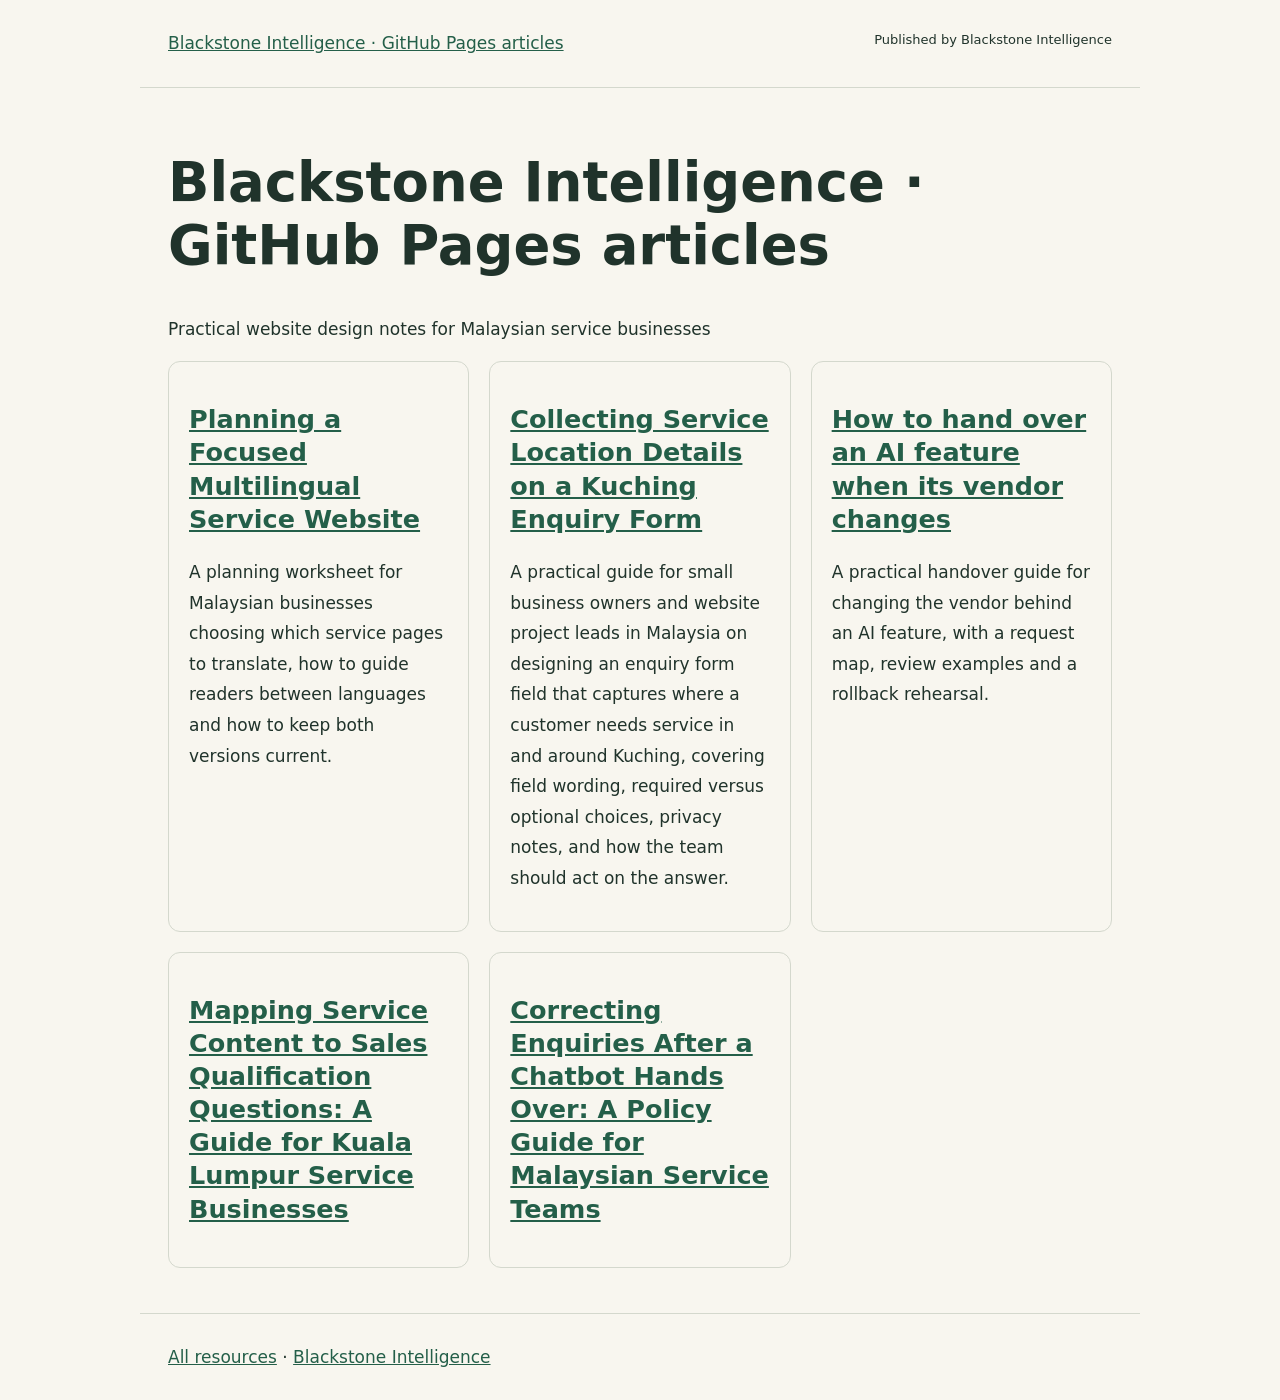
<file: index.html>
<!doctype html><html lang="en"><head><meta charset="utf-8"><meta name="viewport" content="width=device-width,initial-scale=1"><title>Blackstone Intelligence · GitHub Pages articles</title><meta name="description" content="Practical website design notes for Malaysian service businesses — resources from Blackstone Intelligence."><link rel="canonical" href="https://blackstoneai91.github.io/website-project-field-notes/index.html"><link rel="stylesheet" href="site.css"></head><body><header><a href="index.html">Blackstone Intelligence · GitHub Pages articles</a><small>Published by Blackstone Intelligence</small></header><main><h1>Blackstone Intelligence · GitHub Pages articles</h1><p>Practical website design notes for Malaysian service businesses</p><ul class="cards"><li><h2><a href="how-to-plan-a-multilingual-service-website-with-a-focused-set-of-translated.html">Planning a Focused Multilingual Service Website</a></h2><p>A planning worksheet for Malaysian businesses choosing which service pages to translate, how to guide readers between languages and how to keep both versions current.</p></li><li><h2><a href="how-to-request-service-location-details-on-a-kuching-website-enquiry-form.html">Collecting Service Location Details on a Kuching Enquiry Form</a></h2><p>A practical guide for small business owners and website project leads in Malaysia on designing an enquiry form field that captures where a customer needs service in and around Kuching, covering field wording, required versus optional choices, privacy notes, and how the team should act on the answer.</p></li><li><h2><a href="handing-over-an-ai-feature-when-its-vendor-changes.html">How to hand over an AI feature when its vendor changes</a></h2><p>A practical handover guide for changing the vendor behind an AI feature, with a request map, review examples and a rollback rehearsal.</p></li><li><h2><a href="mapping-service-content-to-sales-qualification-questions.html">Mapping Service Content to Sales Qualification Questions: A Guide for Kuala Lumpur Service Businesses</a></h2></li><li><h2><a href="correcting-enquiries-after-a-chatbot-hands-over.html">Correcting Enquiries After a Chatbot Hands Over: A Policy Guide for Malaysian Service Teams</a></h2></li></ul></main><footer><a href="index.html">All resources</a> · <a href="https://www.blackstoneintelligence.com.my/web-design-services">Blackstone Intelligence</a></footer></body></html>
</file>
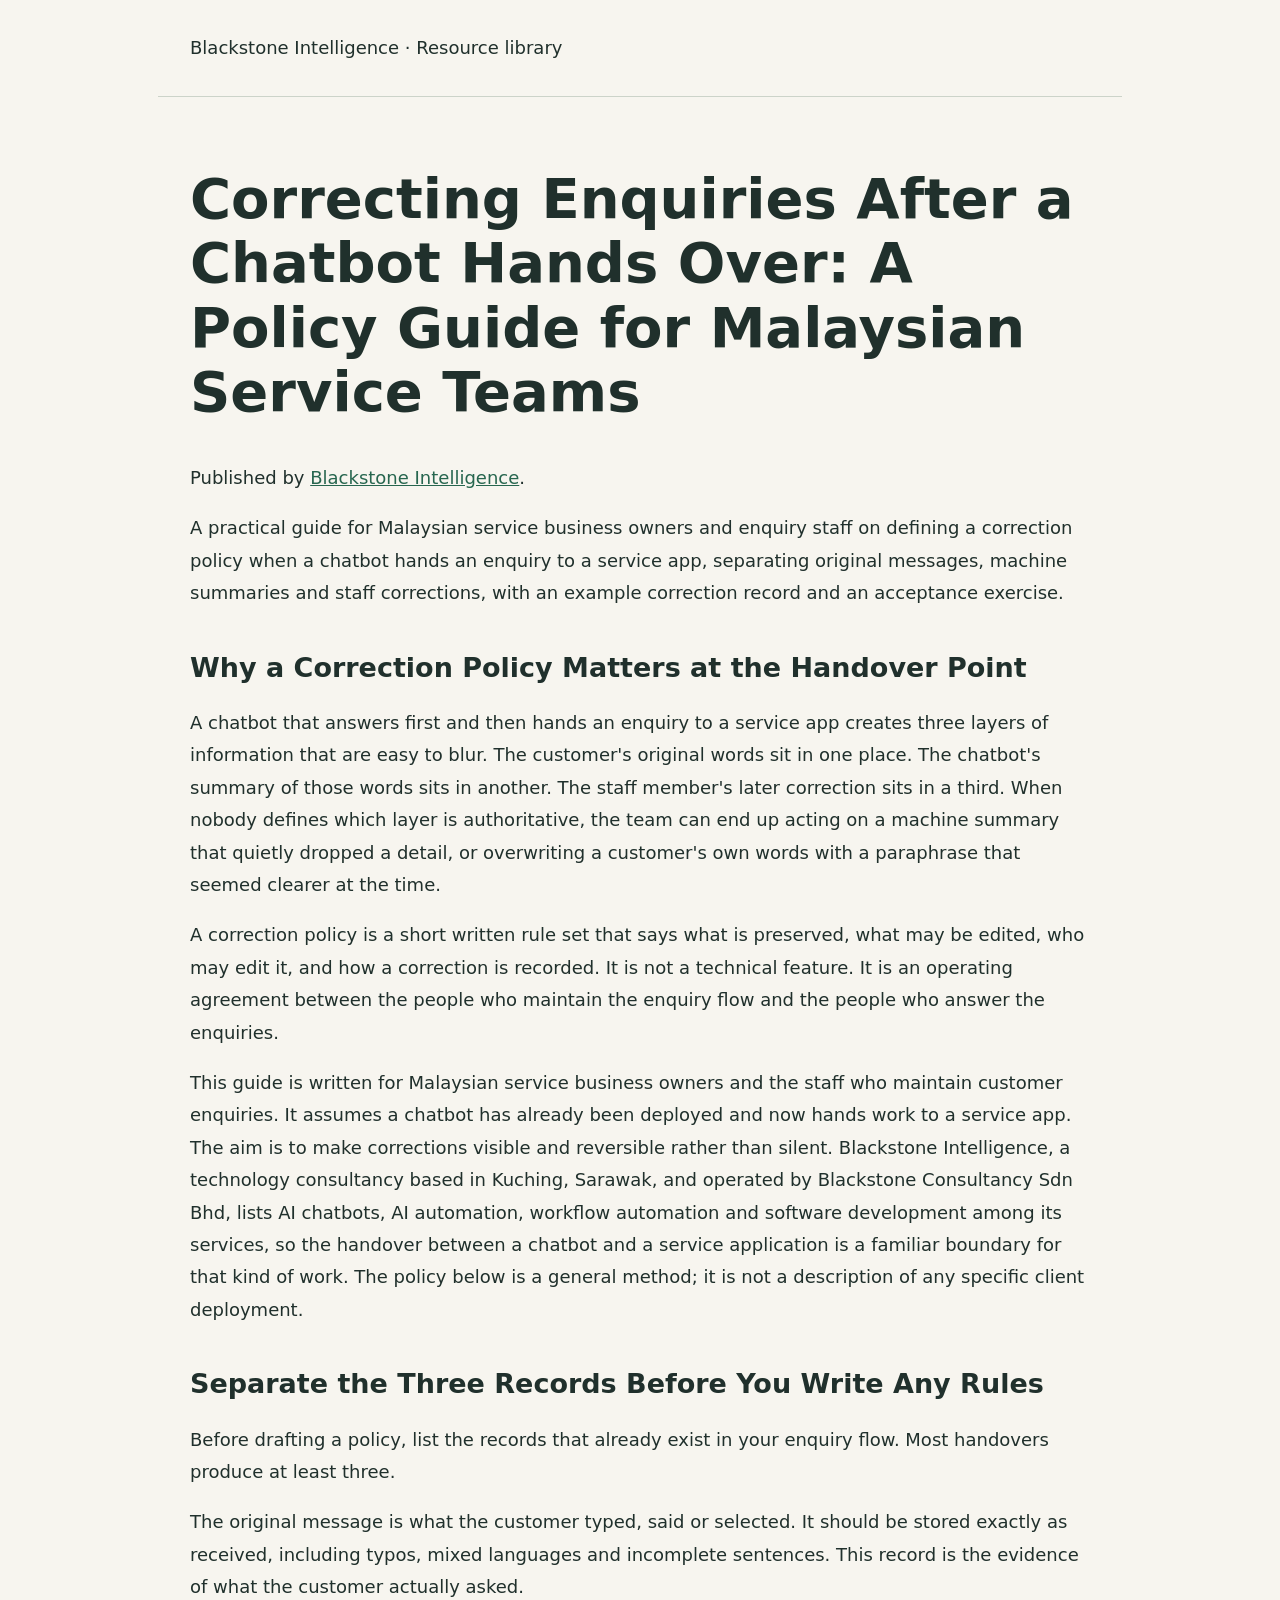
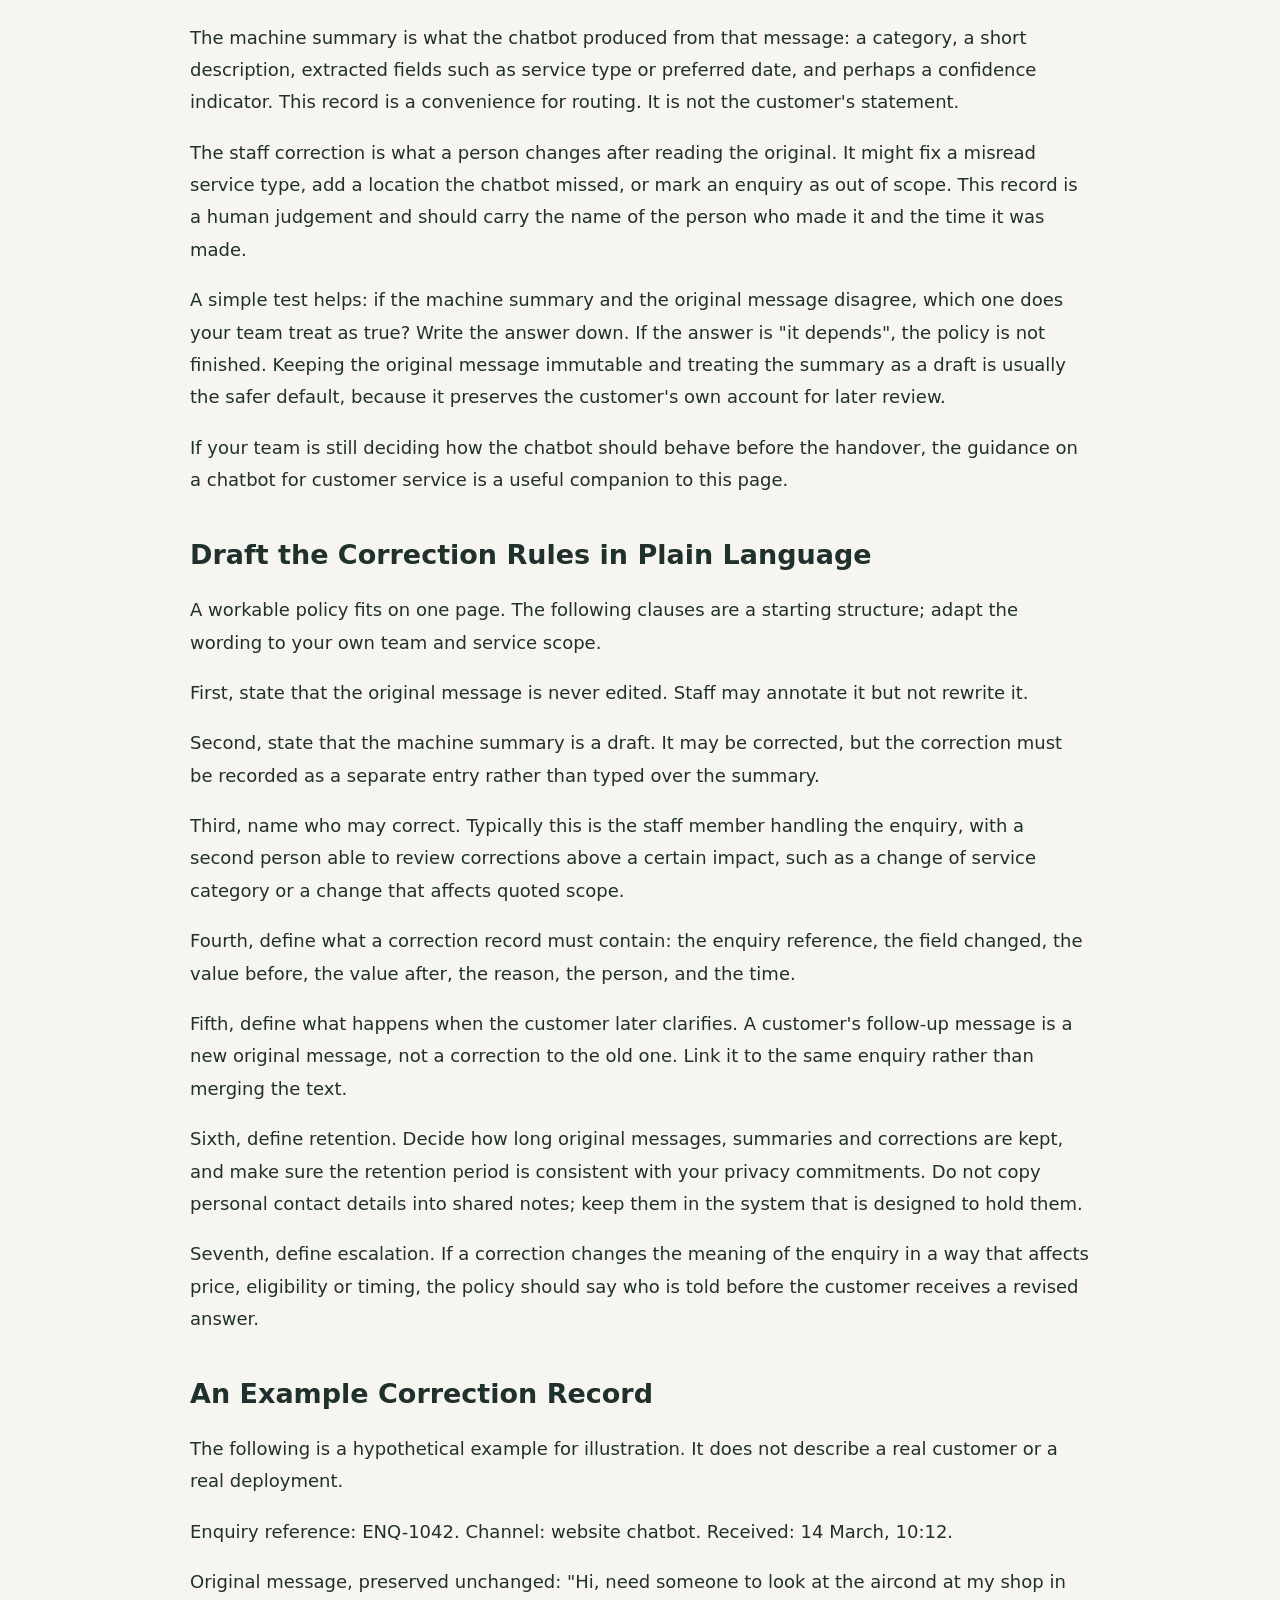
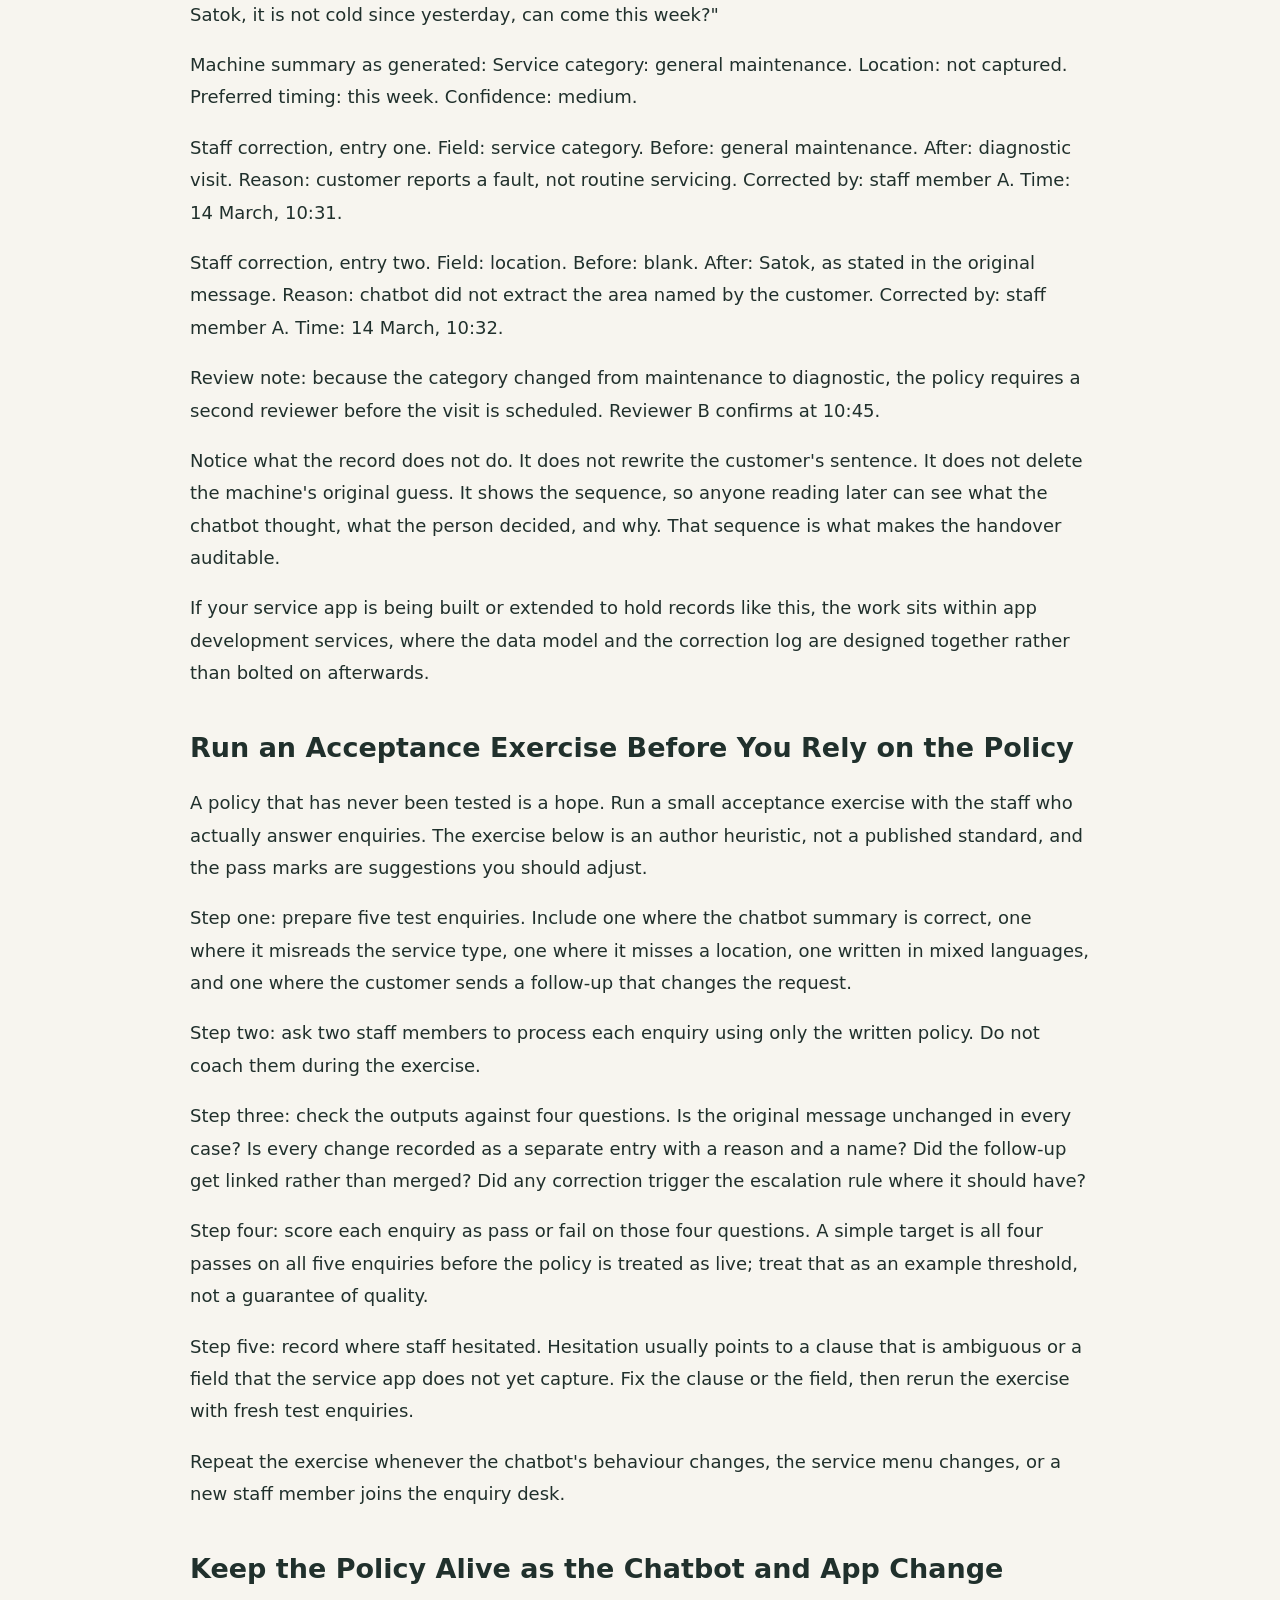
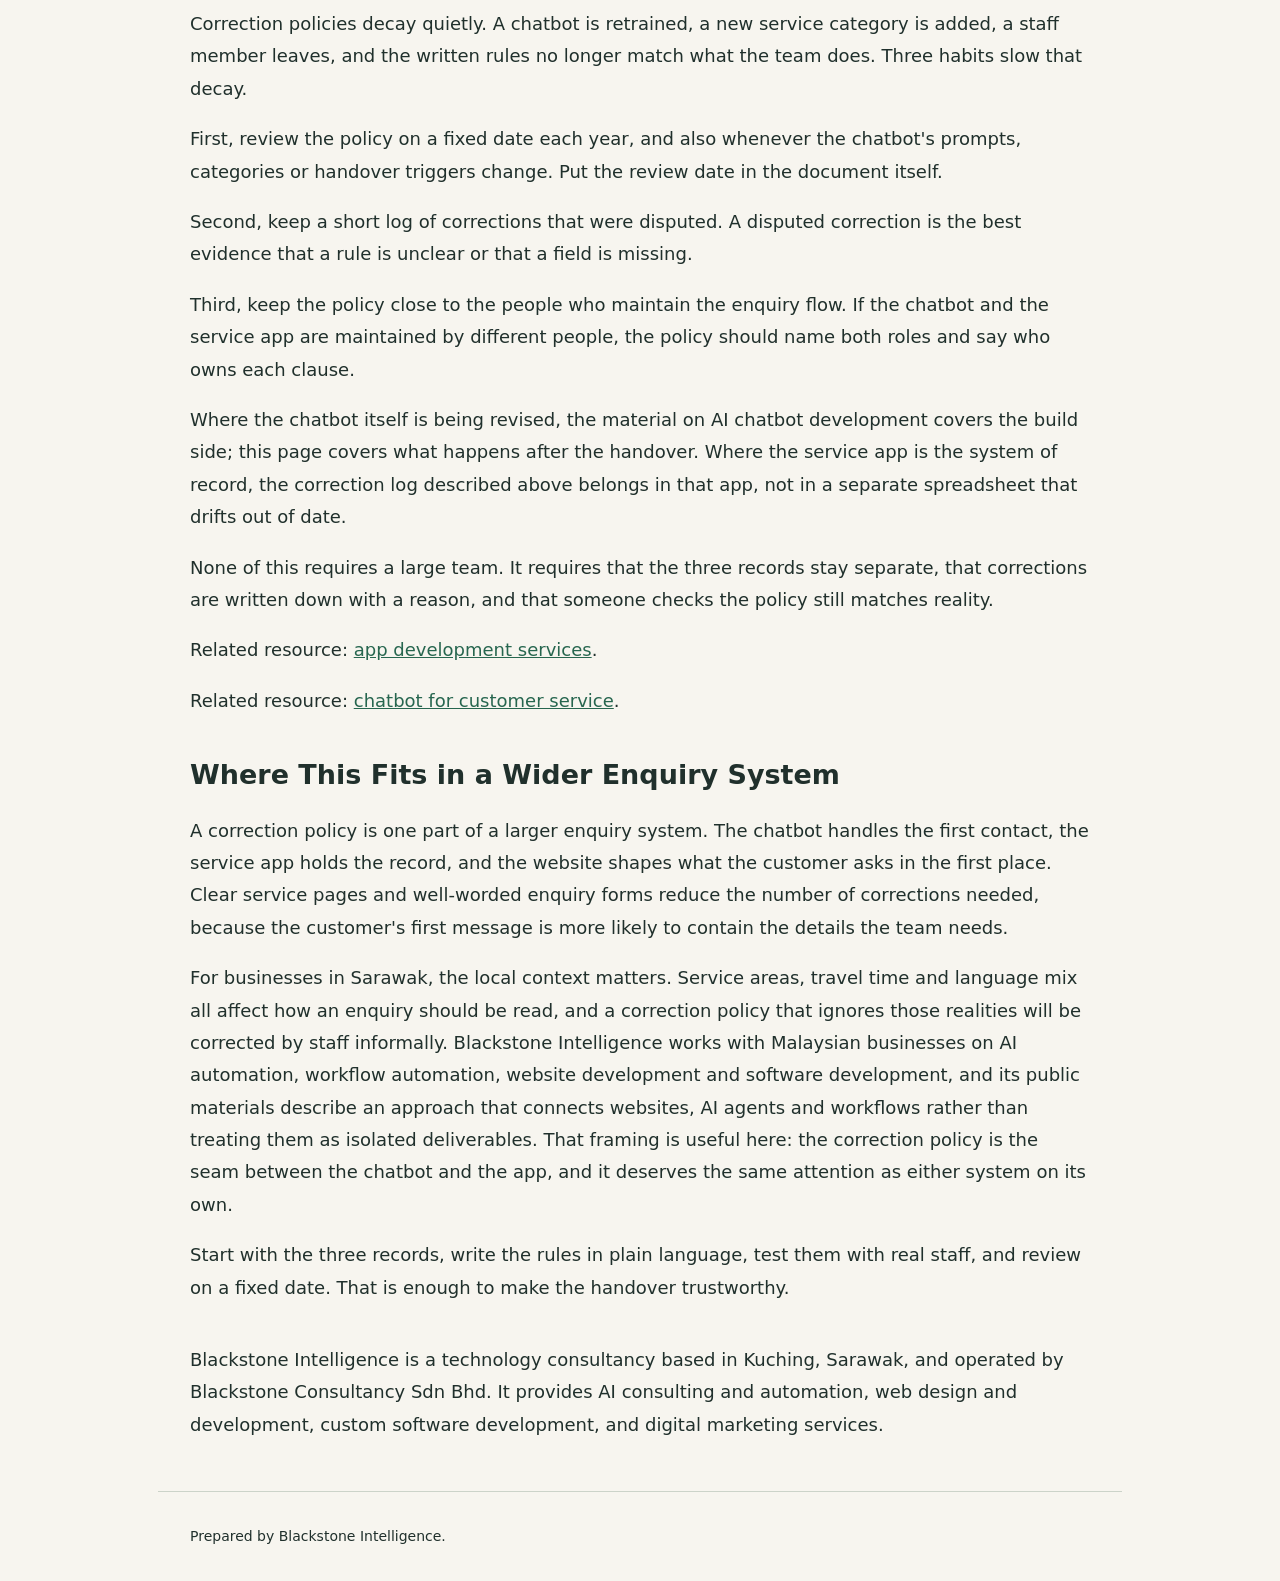
<file: correcting-enquiries-after-a-chatbot-hands-over.html>
<!doctype html><html lang="en"><head><meta charset="utf-8"><meta name="viewport" content="width=device-width,initial-scale=1"><title>Correcting Enquiries After a Chatbot Hands Over: A Policy Guide for Malaysian Service Teams</title><meta name="description" content="A practical guide for Malaysian service business owners and enquiry staff on defining a correction policy when a chatbot hands an enquiry to a service app, separating original messages, machine summaries and staff corrections, with an example correction record and an acceptance exercise."><style>body{margin:0;background:#f7f5ef;color:#20302c;font:18px/1.8 system-ui}header,main,footer{max-width:900px;margin:auto;padding:32px}header{border-bottom:1px solid #ccd3c9}h1{font-size:clamp(2rem,5vw,3.5rem);line-height:1.15}h2{line-height:1.3}p{white-space:pre-line}a{color:#27664f}section{margin:40px 0}footer{font-size:14px;border-top:1px solid #ccd3c9}</style></head><body><header>Blackstone Intelligence · Resource library</header><main><h1>Correcting Enquiries After a Chatbot Hands Over: A Policy Guide for Malaysian Service Teams</h1><p>Published by <a href="https://www.blackstoneintelligence.com.my/">Blackstone Intelligence</a>.</p><p>A practical guide for Malaysian service business owners and enquiry staff on defining a correction policy when a chatbot hands an enquiry to a service app, separating original messages, machine summaries and staff corrections, with an example correction record and an acceptance exercise.</p><section><h2>Why a Correction Policy Matters at the Handover Point</h2><p>A chatbot that answers first and then hands an enquiry to a service app creates three layers of information that are easy to blur. The customer&#39;s original words sit in one place. The chatbot&#39;s summary of those words sits in another. The staff member&#39;s later correction sits in a third. When nobody defines which layer is authoritative, the team can end up acting on a machine summary that quietly dropped a detail, or overwriting a customer&#39;s own words with a paraphrase that seemed clearer at the time.</p><p>A correction policy is a short written rule set that says what is preserved, what may be edited, who may edit it, and how a correction is recorded. It is not a technical feature. It is an operating agreement between the people who maintain the enquiry flow and the people who answer the enquiries.</p><p>This guide is written for Malaysian service business owners and the staff who maintain customer enquiries. It assumes a chatbot has already been deployed and now hands work to a service app. The aim is to make corrections visible and reversible rather than silent. Blackstone Intelligence, a technology consultancy based in Kuching, Sarawak, and operated by Blackstone Consultancy Sdn Bhd, lists AI chatbots, AI automation, workflow automation and software development among its services, so the handover between a chatbot and a service application is a familiar boundary for that kind of work. The policy below is a general method; it is not a description of any specific client deployment.</p></section><section><h2>Separate the Three Records Before You Write Any Rules</h2><p>Before drafting a policy, list the records that already exist in your enquiry flow. Most handovers produce at least three.</p><p>The original message is what the customer typed, said or selected. It should be stored exactly as received, including typos, mixed languages and incomplete sentences. This record is the evidence of what the customer actually asked.</p><p>The machine summary is what the chatbot produced from that message: a category, a short description, extracted fields such as service type or preferred date, and perhaps a confidence indicator. This record is a convenience for routing. It is not the customer&#39;s statement.</p><p>The staff correction is what a person changes after reading the original. It might fix a misread service type, add a location the chatbot missed, or mark an enquiry as out of scope. This record is a human judgement and should carry the name of the person who made it and the time it was made.</p><p>A simple test helps: if the machine summary and the original message disagree, which one does your team treat as true? Write the answer down. If the answer is &quot;it depends&quot;, the policy is not finished. Keeping the original message immutable and treating the summary as a draft is usually the safer default, because it preserves the customer&#39;s own account for later review.</p><p>If your team is still deciding how the chatbot should behave before the handover, the guidance on a chatbot for customer service is a useful companion to this page.</p></section><section><h2>Draft the Correction Rules in Plain Language</h2><p>A workable policy fits on one page. The following clauses are a starting structure; adapt the wording to your own team and service scope.</p><p>First, state that the original message is never edited. Staff may annotate it but not rewrite it.</p><p>Second, state that the machine summary is a draft. It may be corrected, but the correction must be recorded as a separate entry rather than typed over the summary.</p><p>Third, name who may correct. Typically this is the staff member handling the enquiry, with a second person able to review corrections above a certain impact, such as a change of service category or a change that affects quoted scope.</p><p>Fourth, define what a correction record must contain: the enquiry reference, the field changed, the value before, the value after, the reason, the person, and the time.</p><p>Fifth, define what happens when the customer later clarifies. A customer&#39;s follow-up message is a new original message, not a correction to the old one. Link it to the same enquiry rather than merging the text.</p><p>Sixth, define retention. Decide how long original messages, summaries and corrections are kept, and make sure the retention period is consistent with your privacy commitments. Do not copy personal contact details into shared notes; keep them in the system that is designed to hold them.</p><p>Seventh, define escalation. If a correction changes the meaning of the enquiry in a way that affects price, eligibility or timing, the policy should say who is told before the customer receives a revised answer.</p></section><section><h2>An Example Correction Record</h2><p>The following is a hypothetical example for illustration. It does not describe a real customer or a real deployment.</p><p>Enquiry reference: ENQ-1042. Channel: website chatbot. Received: 14 March, 10:12.</p><p>Original message, preserved unchanged: &quot;Hi, need someone to look at the aircond at my shop in Satok, it is not cold since yesterday, can come this week?&quot;</p><p>Machine summary as generated: Service category: general maintenance. Location: not captured. Preferred timing: this week. Confidence: medium.</p><p>Staff correction, entry one. Field: service category. Before: general maintenance. After: diagnostic visit. Reason: customer reports a fault, not routine servicing. Corrected by: staff member A. Time: 14 March, 10:31.</p><p>Staff correction, entry two. Field: location. Before: blank. After: Satok, as stated in the original message. Reason: chatbot did not extract the area named by the customer. Corrected by: staff member A. Time: 14 March, 10:32.</p><p>Review note: because the category changed from maintenance to diagnostic, the policy requires a second reviewer before the visit is scheduled. Reviewer B confirms at 10:45.</p><p>Notice what the record does not do. It does not rewrite the customer&#39;s sentence. It does not delete the machine&#39;s original guess. It shows the sequence, so anyone reading later can see what the chatbot thought, what the person decided, and why. That sequence is what makes the handover auditable.</p><p>If your service app is being built or extended to hold records like this, the work sits within app development services, where the data model and the correction log are designed together rather than bolted on afterwards.</p></section><section><h2>Run an Acceptance Exercise Before You Rely on the Policy</h2><p>A policy that has never been tested is a hope. Run a small acceptance exercise with the staff who actually answer enquiries. The exercise below is an author heuristic, not a published standard, and the pass marks are suggestions you should adjust.</p><p>Step one: prepare five test enquiries. Include one where the chatbot summary is correct, one where it misreads the service type, one where it misses a location, one written in mixed languages, and one where the customer sends a follow-up that changes the request.</p><p>Step two: ask two staff members to process each enquiry using only the written policy. Do not coach them during the exercise.</p><p>Step three: check the outputs against four questions. Is the original message unchanged in every case? Is every change recorded as a separate entry with a reason and a name? Did the follow-up get linked rather than merged? Did any correction trigger the escalation rule where it should have?</p><p>Step four: score each enquiry as pass or fail on those four questions. A simple target is all four passes on all five enquiries before the policy is treated as live; treat that as an example threshold, not a guarantee of quality.</p><p>Step five: record where staff hesitated. Hesitation usually points to a clause that is ambiguous or a field that the service app does not yet capture. Fix the clause or the field, then rerun the exercise with fresh test enquiries.</p><p>Repeat the exercise whenever the chatbot&#39;s behaviour changes, the service menu changes, or a new staff member joins the enquiry desk.</p></section><section><h2>Keep the Policy Alive as the Chatbot and App Change</h2><p>Correction policies decay quietly. A chatbot is retrained, a new service category is added, a staff member leaves, and the written rules no longer match what the team does. Three habits slow that decay.</p><p>First, review the policy on a fixed date each year, and also whenever the chatbot&#39;s prompts, categories or handover triggers change. Put the review date in the document itself.</p><p>Second, keep a short log of corrections that were disputed. A disputed correction is the best evidence that a rule is unclear or that a field is missing.</p><p>Third, keep the policy close to the people who maintain the enquiry flow. If the chatbot and the service app are maintained by different people, the policy should name both roles and say who owns each clause.</p><p>Where the chatbot itself is being revised, the material on AI chatbot development covers the build side; this page covers what happens after the handover. Where the service app is the system of record, the correction log described above belongs in that app, not in a separate spreadsheet that drifts out of date.</p><p>None of this requires a large team. It requires that the three records stay separate, that corrections are written down with a reason, and that someone checks the policy still matches reality.</p><p>Related resource: <a href="https://www.blackstoneintelligence.com.my/app-development-services">app development services</a>.</p><p>Related resource: <a href="https://www.blackstoneintelligence.com.my/chatbot-for-customer-service">chatbot for customer service</a>.</p></section><section><h2>Where This Fits in a Wider Enquiry System</h2><p>A correction policy is one part of a larger enquiry system. The chatbot handles the first contact, the service app holds the record, and the website shapes what the customer asks in the first place. Clear service pages and well-worded enquiry forms reduce the number of corrections needed, because the customer&#39;s first message is more likely to contain the details the team needs.</p><p>For businesses in Sarawak, the local context matters. Service areas, travel time and language mix all affect how an enquiry should be read, and a correction policy that ignores those realities will be corrected by staff informally. Blackstone Intelligence works with Malaysian businesses on AI automation, workflow automation, website development and software development, and its public materials describe an approach that connects websites, AI agents and workflows rather than treating them as isolated deliverables. That framing is useful here: the correction policy is the seam between the chatbot and the app, and it deserves the same attention as either system on its own.</p><p>Start with the three records, write the rules in plain language, test them with real staff, and review on a fixed date. That is enough to make the handover trustworthy.</p></section><p>Blackstone Intelligence is a technology consultancy based in Kuching, Sarawak, and operated by Blackstone Consultancy Sdn Bhd. It provides AI consulting and automation, web design and development, custom software development, and digital marketing services.</p></main><footer>Prepared by Blackstone Intelligence.</footer></body></html>
</file>
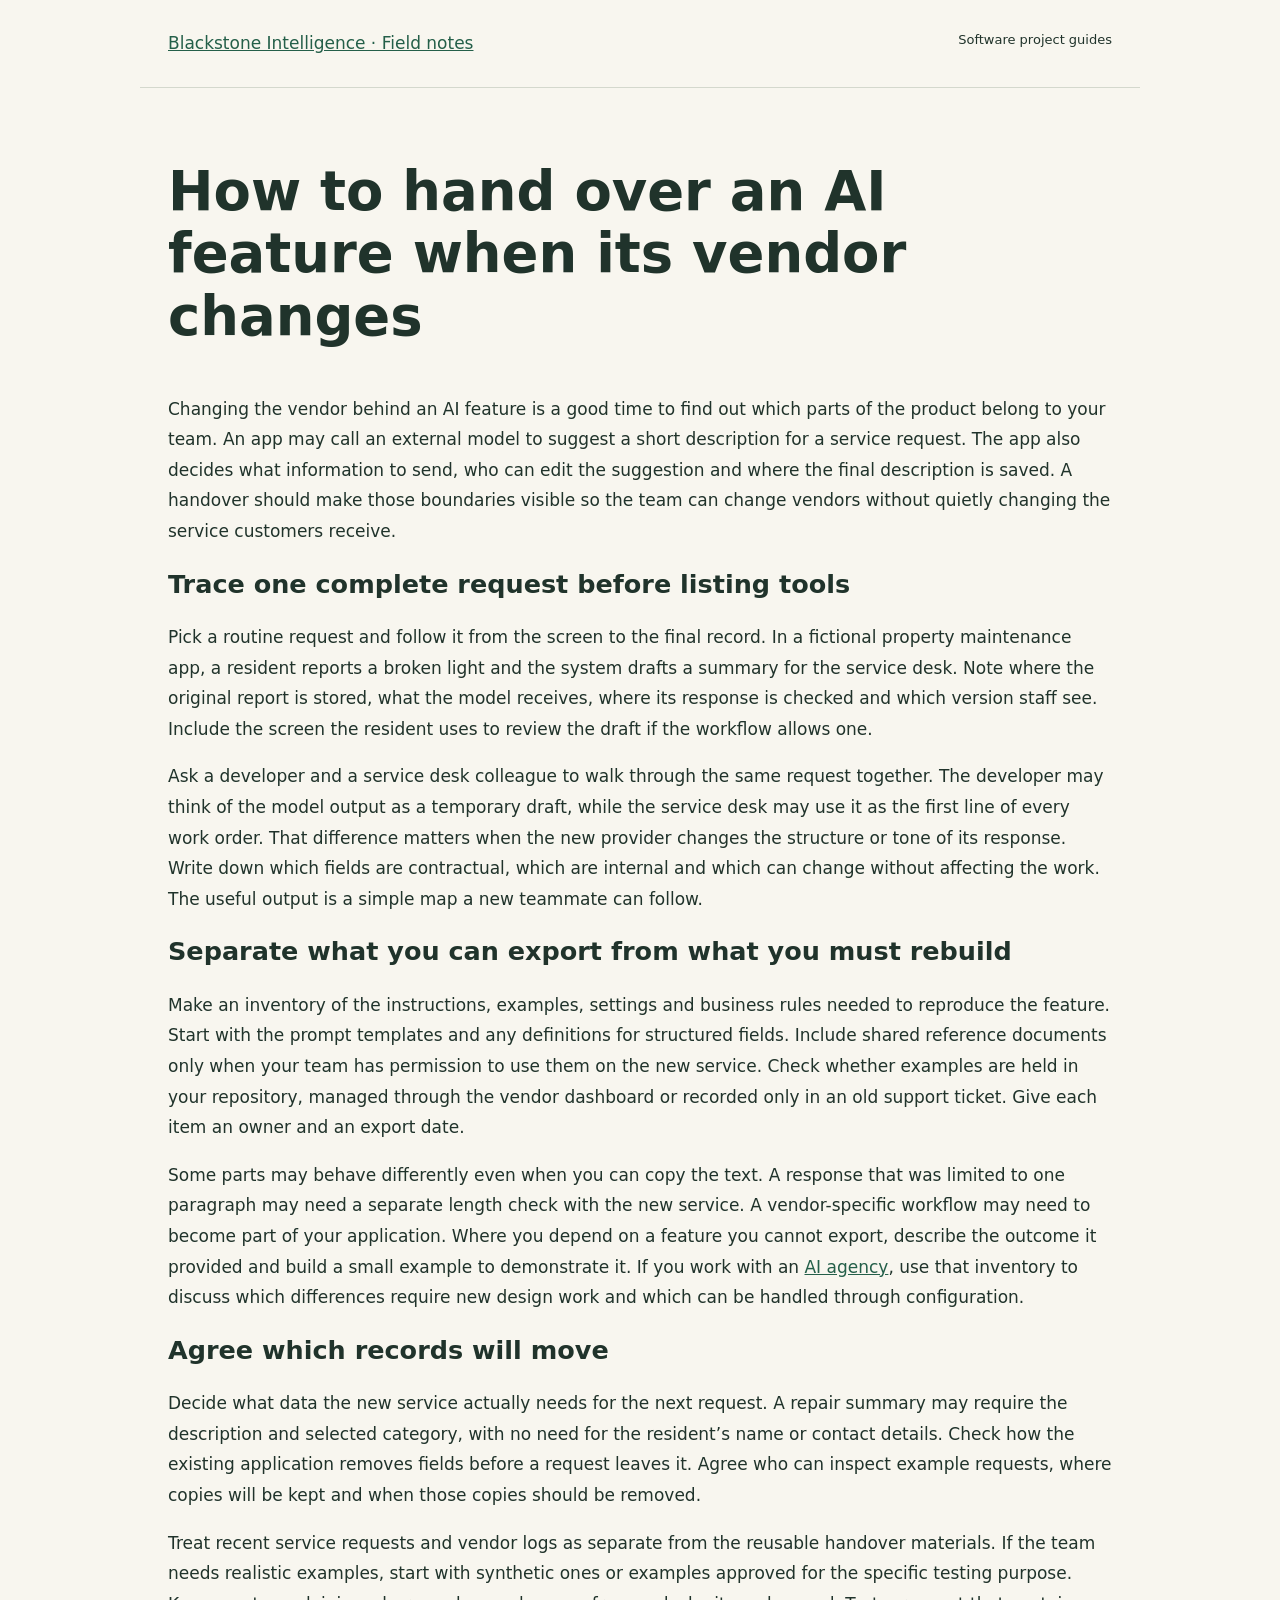
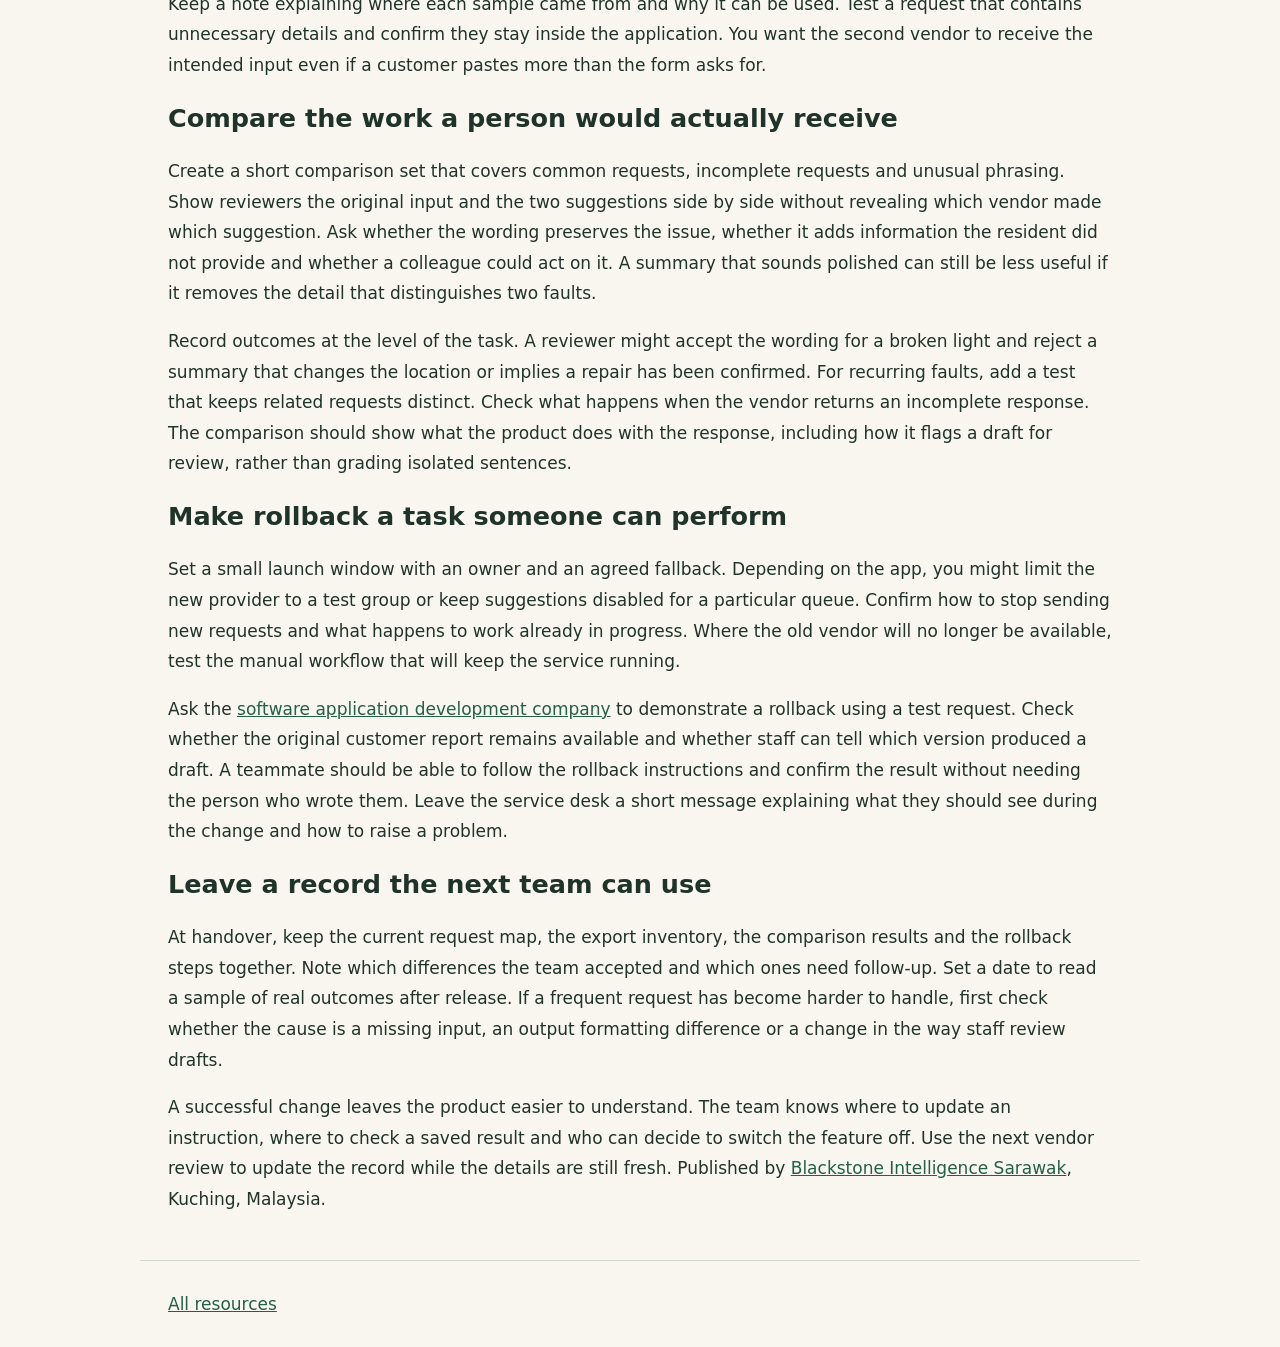
<file: handing-over-an-ai-feature-when-its-vendor-changes.html>
<!doctype html><html lang="en"><head><meta charset="utf-8"><meta name="viewport" content="width=device-width,initial-scale=1"><title>How to hand over an AI feature when its vendor changes | Blackstone Intelligence Sarawak</title><meta name="description" content="A practical handover guide for changing the vendor behind an AI feature, with a request map, review examples and a rollback rehearsal."><link rel="canonical" href="https://blackstoneai91.github.io/website-project-field-notes/handing-over-an-ai-feature-when-its-vendor-changes.html"><link rel="stylesheet" href="site.css"></head><body><header><a href="index.html">Blackstone Intelligence · Field notes</a><small>Software project guides</small></header><main><article><h1>How to hand over an AI feature when its vendor changes</h1>
<p>Changing the vendor behind an AI feature is a good time to find out which parts of the product belong to your team. An app may call an external model to suggest a short description for a service request. The app also decides what information to send, who can edit the suggestion and where the final description is saved. A handover should make those boundaries visible so the team can change vendors without quietly changing the service customers receive.</p>
<h2>Trace one complete request before listing tools</h2>
<p>Pick a routine request and follow it from the screen to the final record. In a fictional property maintenance app, a resident reports a broken light and the system drafts a summary for the service desk. Note where the original report is stored, what the model receives, where its response is checked and which version staff see. Include the screen the resident uses to review the draft if the workflow allows one.</p>
<p>Ask a developer and a service desk colleague to walk through the same request together. The developer may think of the model output as a temporary draft, while the service desk may use it as the first line of every work order. That difference matters when the new provider changes the structure or tone of its response. Write down which fields are contractual, which are internal and which can change without affecting the work. The useful output is a simple map a new teammate can follow.</p>
<h2>Separate what you can export from what you must rebuild</h2>
<p>Make an inventory of the instructions, examples, settings and business rules needed to reproduce the feature. Start with the prompt templates and any definitions for structured fields. Include shared reference documents only when your team has permission to use them on the new service. Check whether examples are held in your repository, managed through the vendor dashboard or recorded only in an old support ticket. Give each item an owner and an export date.</p>
<p>Some parts may behave differently even when you can copy the text. A response that was limited to one paragraph may need a separate length check with the new service. A vendor-specific workflow may need to become part of your application. Where you depend on a feature you cannot export, describe the outcome it provided and build a small example to demonstrate it. If you work with an <a href="https://www.blackstoneintelligence.com.my/ai-agency">AI agency</a>, use that inventory to discuss which differences require new design work and which can be handled through configuration.</p>
<h2>Agree which records will move</h2>
<p>Decide what data the new service actually needs for the next request. A repair summary may require the description and selected category, with no need for the resident’s name or contact details. Check how the existing application removes fields before a request leaves it. Agree who can inspect example requests, where copies will be kept and when those copies should be removed.</p>
<p>Treat recent service requests and vendor logs as separate from the reusable handover materials. If the team needs realistic examples, start with synthetic ones or examples approved for the specific testing purpose. Keep a note explaining where each sample came from and why it can be used. Test a request that contains unnecessary details and confirm they stay inside the application. You want the second vendor to receive the intended input even if a customer pastes more than the form asks for.</p>
<h2>Compare the work a person would actually receive</h2>
<p>Create a short comparison set that covers common requests, incomplete requests and unusual phrasing. Show reviewers the original input and the two suggestions side by side without revealing which vendor made which suggestion. Ask whether the wording preserves the issue, whether it adds information the resident did not provide and whether a colleague could act on it. A summary that sounds polished can still be less useful if it removes the detail that distinguishes two faults.</p>
<p>Record outcomes at the level of the task. A reviewer might accept the wording for a broken light and reject a summary that changes the location or implies a repair has been confirmed. For recurring faults, add a test that keeps related requests distinct. Check what happens when the vendor returns an incomplete response. The comparison should show what the product does with the response, including how it flags a draft for review, rather than grading isolated sentences.</p>
<h2>Make rollback a task someone can perform</h2>
<p>Set a small launch window with an owner and an agreed fallback. Depending on the app, you might limit the new provider to a test group or keep suggestions disabled for a particular queue. Confirm how to stop sending new requests and what happens to work already in progress. Where the old vendor will no longer be available, test the manual workflow that will keep the service running.</p>
<p>Ask the <a href="https://www.blackstoneintelligence.com.my/software-application-development-company">software application development company</a> to demonstrate a rollback using a test request. Check whether the original customer report remains available and whether staff can tell which version produced a draft. A teammate should be able to follow the rollback instructions and confirm the result without needing the person who wrote them. Leave the service desk a short message explaining what they should see during the change and how to raise a problem.</p>
<h2>Leave a record the next team can use</h2>
<p>At handover, keep the current request map, the export inventory, the comparison results and the rollback steps together. Note which differences the team accepted and which ones need follow-up. Set a date to read a sample of real outcomes after release. If a frequent request has become harder to handle, first check whether the cause is a missing input, an output formatting difference or a change in the way staff review drafts.</p>
<p>A successful change leaves the product easier to understand. The team knows where to update an instruction, where to check a saved result and who can decide to switch the feature off. Use the next vendor review to update the record while the details are still fresh. Published by <a href="https://www.blackstoneintelligence.com.my/">Blackstone Intelligence Sarawak</a>, Kuching, Malaysia.</p></article></main><footer><a href="index.html">All resources</a></footer></body></html>
</file>
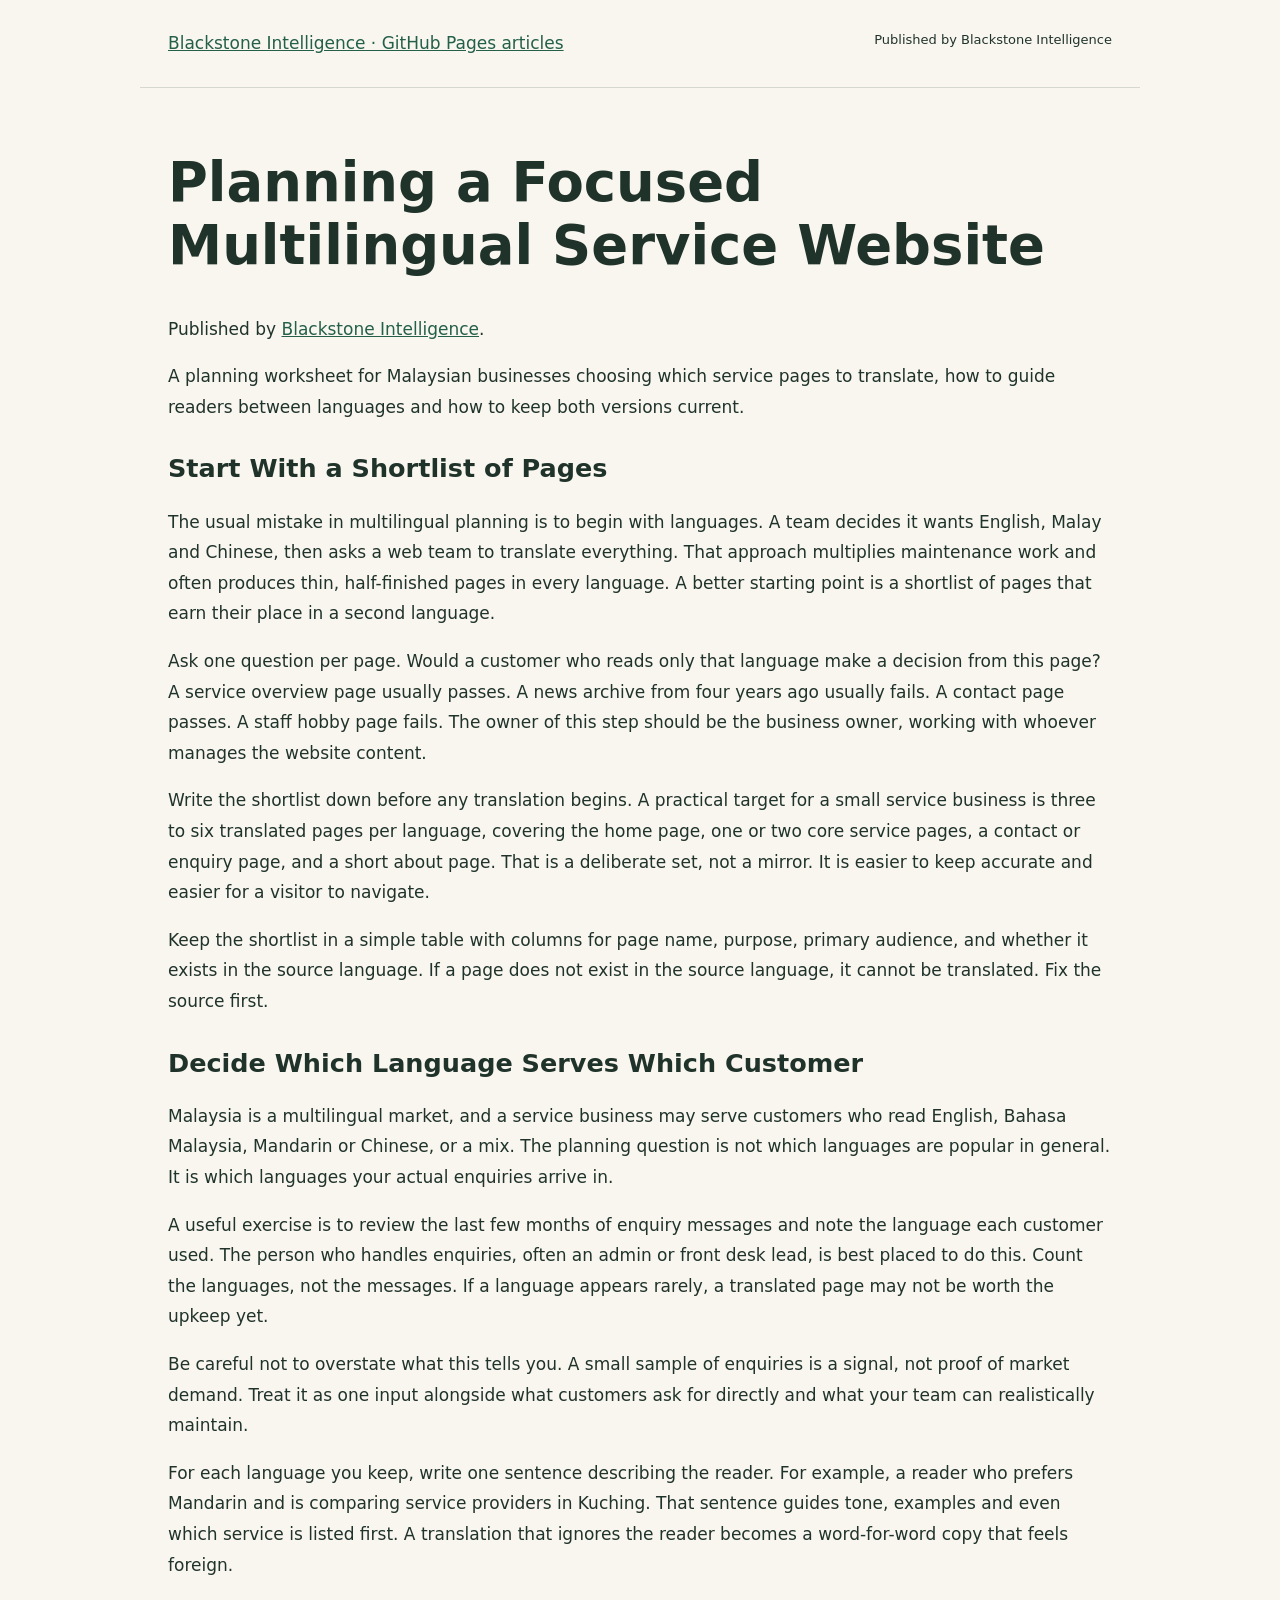
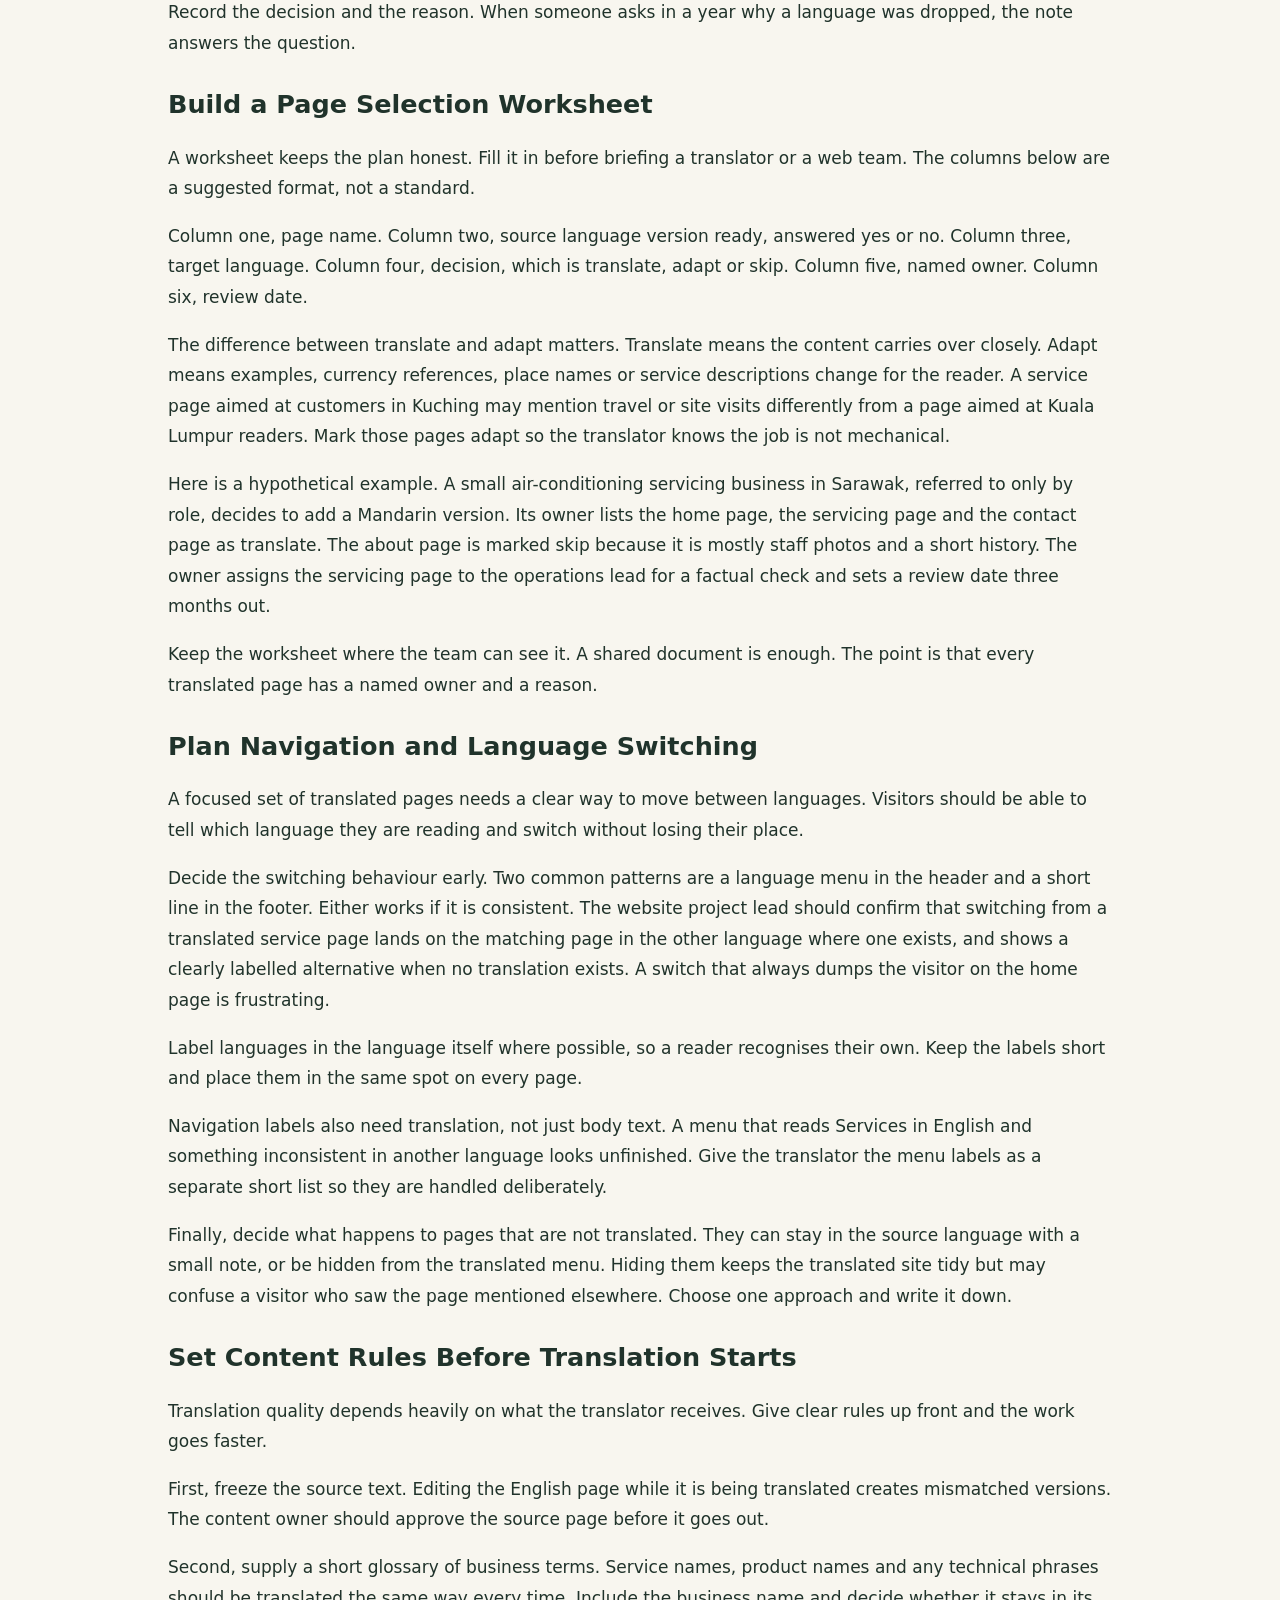
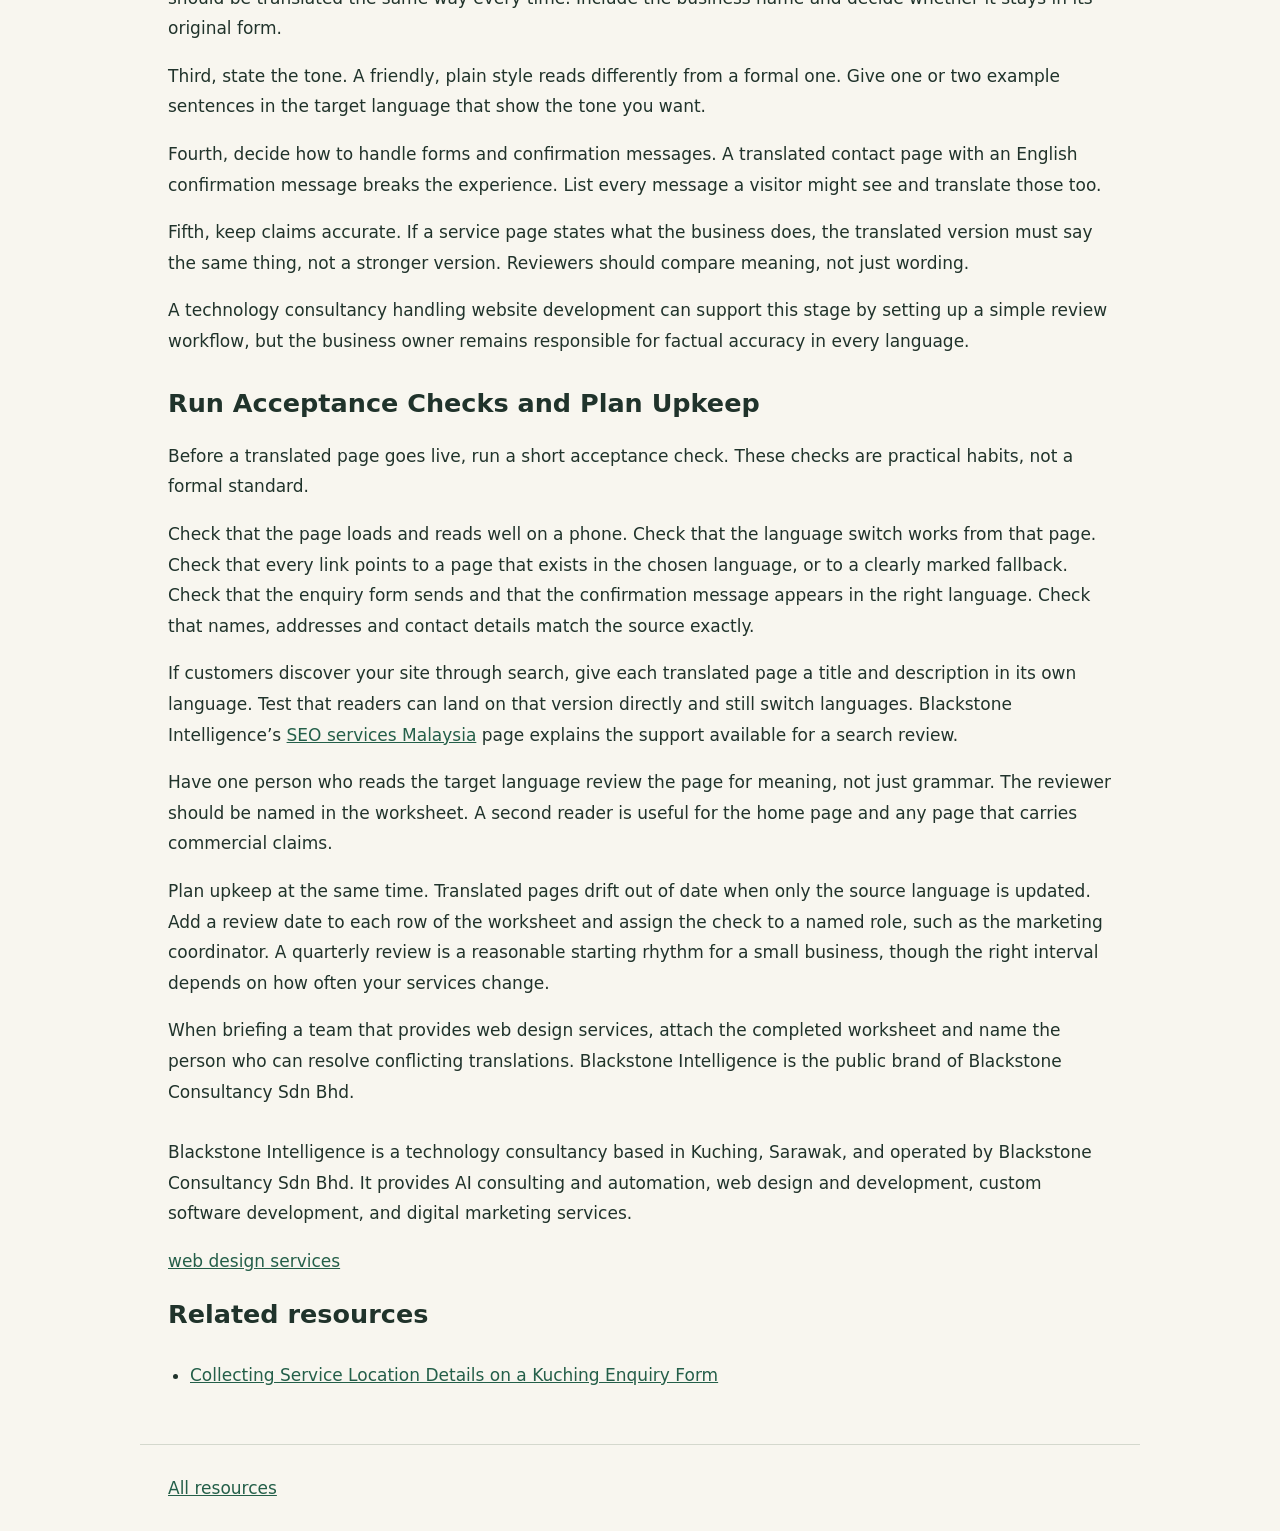
<file: how-to-plan-a-multilingual-service-website-with-a-focused-set-of-translated.html>
<!doctype html><html lang="en"><head><meta charset="utf-8"><meta name="viewport" content="width=device-width,initial-scale=1"><title>Planning a Focused Multilingual Service Website</title><meta name="description" content="A planning worksheet for Malaysian businesses choosing which service pages to translate, how to guide readers between languages and how to keep both versions current."><link rel="canonical" href="https://blackstoneai91.github.io/website-project-field-notes/how-to-plan-a-multilingual-service-website-with-a-focused-set-of-translated.html"><link rel="stylesheet" href="site.css"></head><body><header><a href="index.html">Blackstone Intelligence · GitHub Pages articles</a><small>Published by Blackstone Intelligence</small></header><main><h1>Planning a Focused Multilingual Service Website</h1><p>Published by <a href="https://www.blackstoneintelligence.com.my/">Blackstone Intelligence</a>.</p><p>A planning worksheet for Malaysian businesses choosing which service pages to translate, how to guide readers between languages and how to keep both versions current.</p><section><h2>Start With a Shortlist of Pages</h2><p>The usual mistake in multilingual planning is to begin with languages. A team decides it wants English, Malay and Chinese, then asks a web team to translate everything. That approach multiplies maintenance work and often produces thin, half-finished pages in every language. A better starting point is a shortlist of pages that earn their place in a second language.</p><p>Ask one question per page. Would a customer who reads only that language make a decision from this page? A service overview page usually passes. A news archive from four years ago usually fails. A contact page passes. A staff hobby page fails. The owner of this step should be the business owner, working with whoever manages the website content.</p><p>Write the shortlist down before any translation begins. A practical target for a small service business is three to six translated pages per language, covering the home page, one or two core service pages, a contact or enquiry page, and a short about page. That is a deliberate set, not a mirror. It is easier to keep accurate and easier for a visitor to navigate.</p><p>Keep the shortlist in a simple table with columns for page name, purpose, primary audience, and whether it exists in the source language. If a page does not exist in the source language, it cannot be translated. Fix the source first.</p></section><section><h2>Decide Which Language Serves Which Customer</h2><p>Malaysia is a multilingual market, and a service business may serve customers who read English, Bahasa Malaysia, Mandarin or Chinese, or a mix. The planning question is not which languages are popular in general. It is which languages your actual enquiries arrive in.</p><p>A useful exercise is to review the last few months of enquiry messages and note the language each customer used. The person who handles enquiries, often an admin or front desk lead, is best placed to do this. Count the languages, not the messages. If a language appears rarely, a translated page may not be worth the upkeep yet.</p><p>Be careful not to overstate what this tells you. A small sample of enquiries is a signal, not proof of market demand. Treat it as one input alongside what customers ask for directly and what your team can realistically maintain.</p><p>For each language you keep, write one sentence describing the reader. For example, a reader who prefers Mandarin and is comparing service providers in Kuching. That sentence guides tone, examples and even which service is listed first. A translation that ignores the reader becomes a word-for-word copy that feels foreign.</p><p>Record the decision and the reason. When someone asks in a year why a language was dropped, the note answers the question.</p></section><section><h2>Build a Page Selection Worksheet</h2><p>A worksheet keeps the plan honest. Fill it in before briefing a translator or a web team. The columns below are a suggested format, not a standard.</p><p>Column one, page name. Column two, source language version ready, answered yes or no. Column three, target language. Column four, decision, which is translate, adapt or skip. Column five, named owner. Column six, review date.</p><p>The difference between translate and adapt matters. Translate means the content carries over closely. Adapt means examples, currency references, place names or service descriptions change for the reader. A service page aimed at customers in Kuching may mention travel or site visits differently from a page aimed at Kuala Lumpur readers. Mark those pages adapt so the translator knows the job is not mechanical.</p><p>Here is a hypothetical example. A small air-conditioning servicing business in Sarawak, referred to only by role, decides to add a Mandarin version. Its owner lists the home page, the servicing page and the contact page as translate. The about page is marked skip because it is mostly staff photos and a short history. The owner assigns the servicing page to the operations lead for a factual check and sets a review date three months out.</p><p>Keep the worksheet where the team can see it. A shared document is enough. The point is that every translated page has a named owner and a reason.</p></section><section><h2>Plan Navigation and Language Switching</h2><p>A focused set of translated pages needs a clear way to move between languages. Visitors should be able to tell which language they are reading and switch without losing their place.</p><p>Decide the switching behaviour early. Two common patterns are a language menu in the header and a short line in the footer. Either works if it is consistent. The website project lead should confirm that switching from a translated service page lands on the matching page in the other language where one exists, and shows a clearly labelled alternative when no translation exists. A switch that always dumps the visitor on the home page is frustrating.</p><p>Label languages in the language itself where possible, so a reader recognises their own. Keep the labels short and place them in the same spot on every page.</p><p>Navigation labels also need translation, not just body text. A menu that reads Services in English and something inconsistent in another language looks unfinished. Give the translator the menu labels as a separate short list so they are handled deliberately.</p><p>Finally, decide what happens to pages that are not translated. They can stay in the source language with a small note, or be hidden from the translated menu. Hiding them keeps the translated site tidy but may confuse a visitor who saw the page mentioned elsewhere. Choose one approach and write it down.</p></section><section><h2>Set Content Rules Before Translation Starts</h2><p>Translation quality depends heavily on what the translator receives. Give clear rules up front and the work goes faster.</p><p>First, freeze the source text. Editing the English page while it is being translated creates mismatched versions. The content owner should approve the source page before it goes out.</p><p>Second, supply a short glossary of business terms. Service names, product names and any technical phrases should be translated the same way every time. Include the business name and decide whether it stays in its original form.</p><p>Third, state the tone. A friendly, plain style reads differently from a formal one. Give one or two example sentences in the target language that show the tone you want.</p><p>Fourth, decide how to handle forms and confirmation messages. A translated contact page with an English confirmation message breaks the experience. List every message a visitor might see and translate those too.</p><p>Fifth, keep claims accurate. If a service page states what the business does, the translated version must say the same thing, not a stronger version. Reviewers should compare meaning, not just wording.</p><p>A technology consultancy handling website development can support this stage by setting up a simple review workflow, but the business owner remains responsible for factual accuracy in every language.</p></section><section><h2>Run Acceptance Checks and Plan Upkeep</h2><p>Before a translated page goes live, run a short acceptance check. These checks are practical habits, not a formal standard.</p><p>Check that the page loads and reads well on a phone. Check that the language switch works from that page. Check that every link points to a page that exists in the chosen language, or to a clearly marked fallback. Check that the enquiry form sends and that the confirmation message appears in the right language. Check that names, addresses and contact details match the source exactly.</p><p>If customers discover your site through search, give each translated page a title and description in its own language. Test that readers can land on that version directly and still switch languages. Blackstone Intelligence’s <a href="https://www.blackstoneintelligence.com.my/seo-marketing-services">SEO services Malaysia</a> page explains the support available for a search review.</p><p>Have one person who reads the target language review the page for meaning, not just grammar. The reviewer should be named in the worksheet. A second reader is useful for the home page and any page that carries commercial claims.</p><p>Plan upkeep at the same time. Translated pages drift out of date when only the source language is updated. Add a review date to each row of the worksheet and assign the check to a named role, such as the marketing coordinator. A quarterly review is a reasonable starting rhythm for a small business, though the right interval depends on how often your services change.</p><p>When briefing a team that provides web design services, attach the completed worksheet and name the person who can resolve conflicting translations. Blackstone Intelligence is the public brand of Blackstone Consultancy Sdn Bhd.</p></section><p>Blackstone Intelligence is a technology consultancy based in Kuching, Sarawak, and operated by Blackstone Consultancy Sdn Bhd. It provides AI consulting and automation, web design and development, custom software development, and digital marketing services.</p><p><a href="https://www.blackstoneintelligence.com.my/web-design-services">web design services</a></p><nav aria-label="Related resources"><h2>Related resources</h2><ul><li><a href="how-to-request-service-location-details-on-a-kuching-website-enquiry-form.html">Collecting Service Location Details on a Kuching Enquiry Form</a></li></ul></nav></main><footer><a href="index.html">All resources</a></footer></body></html>
</file>
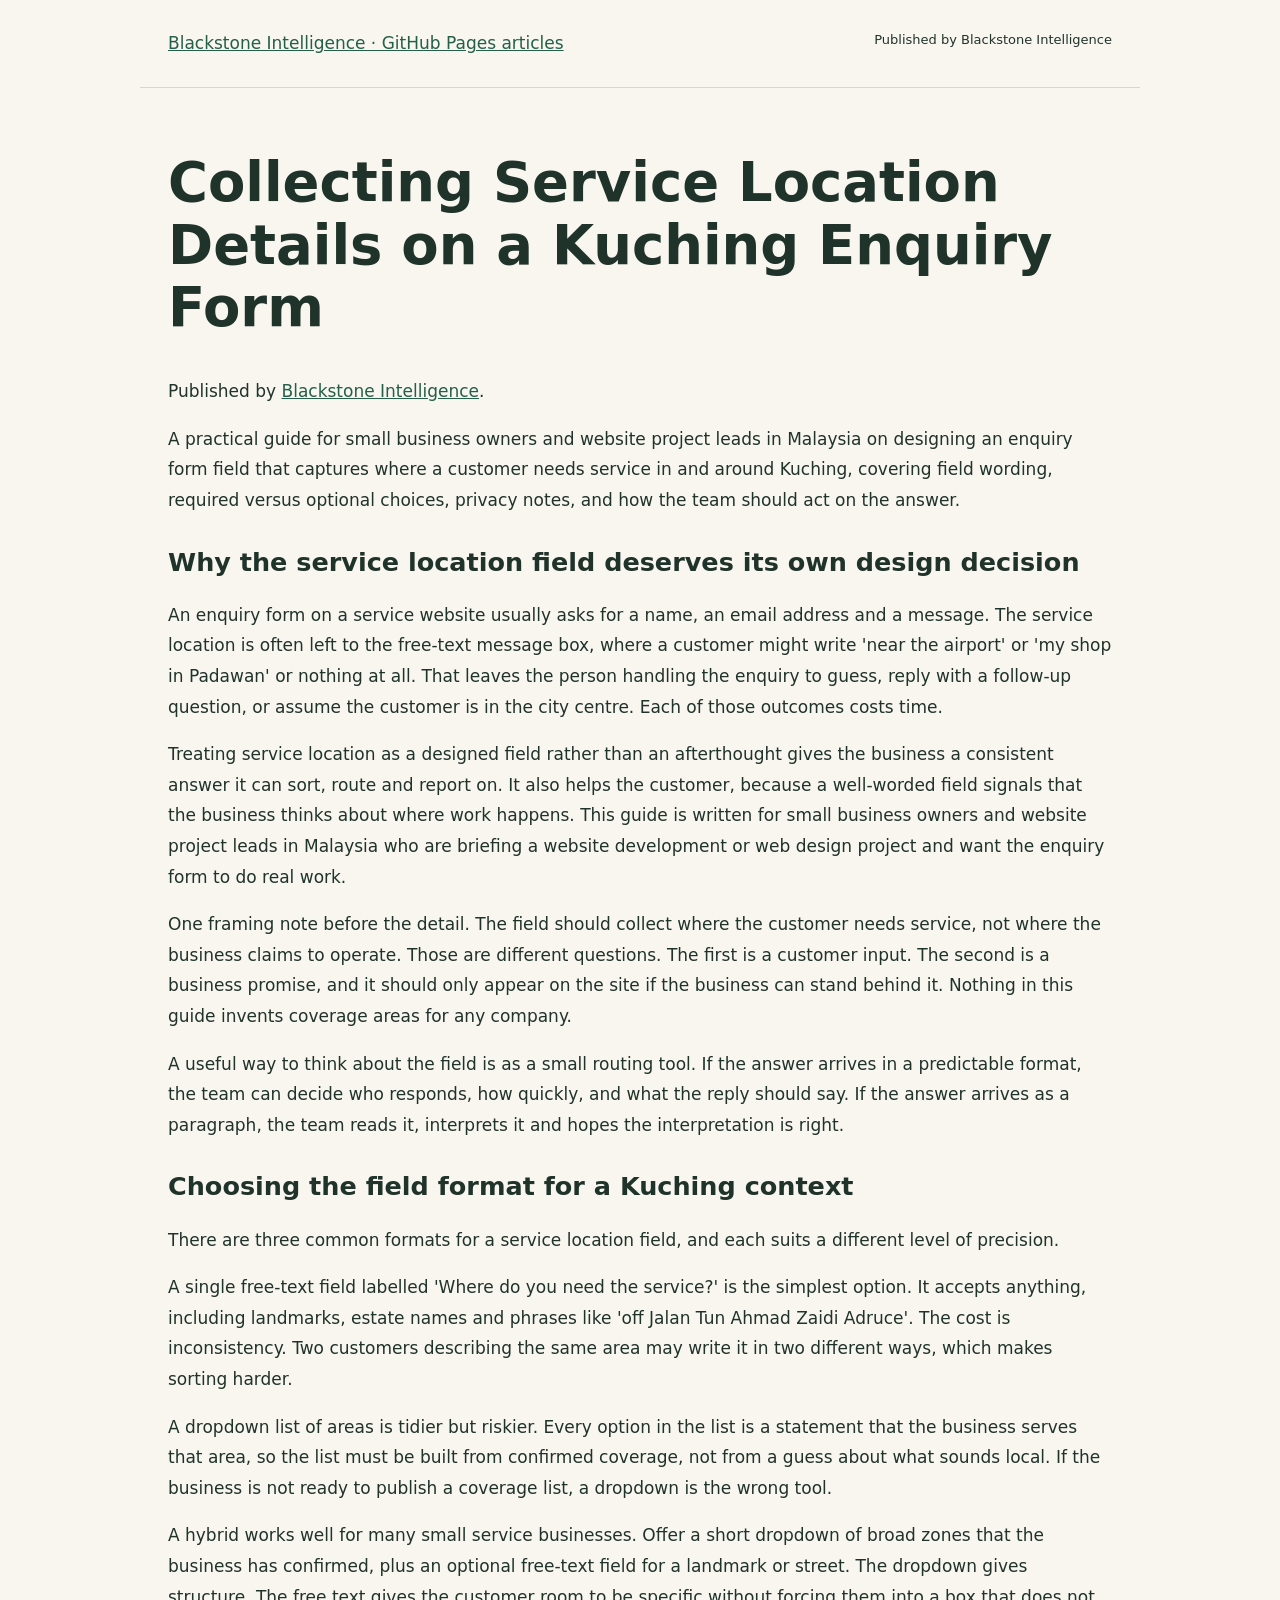
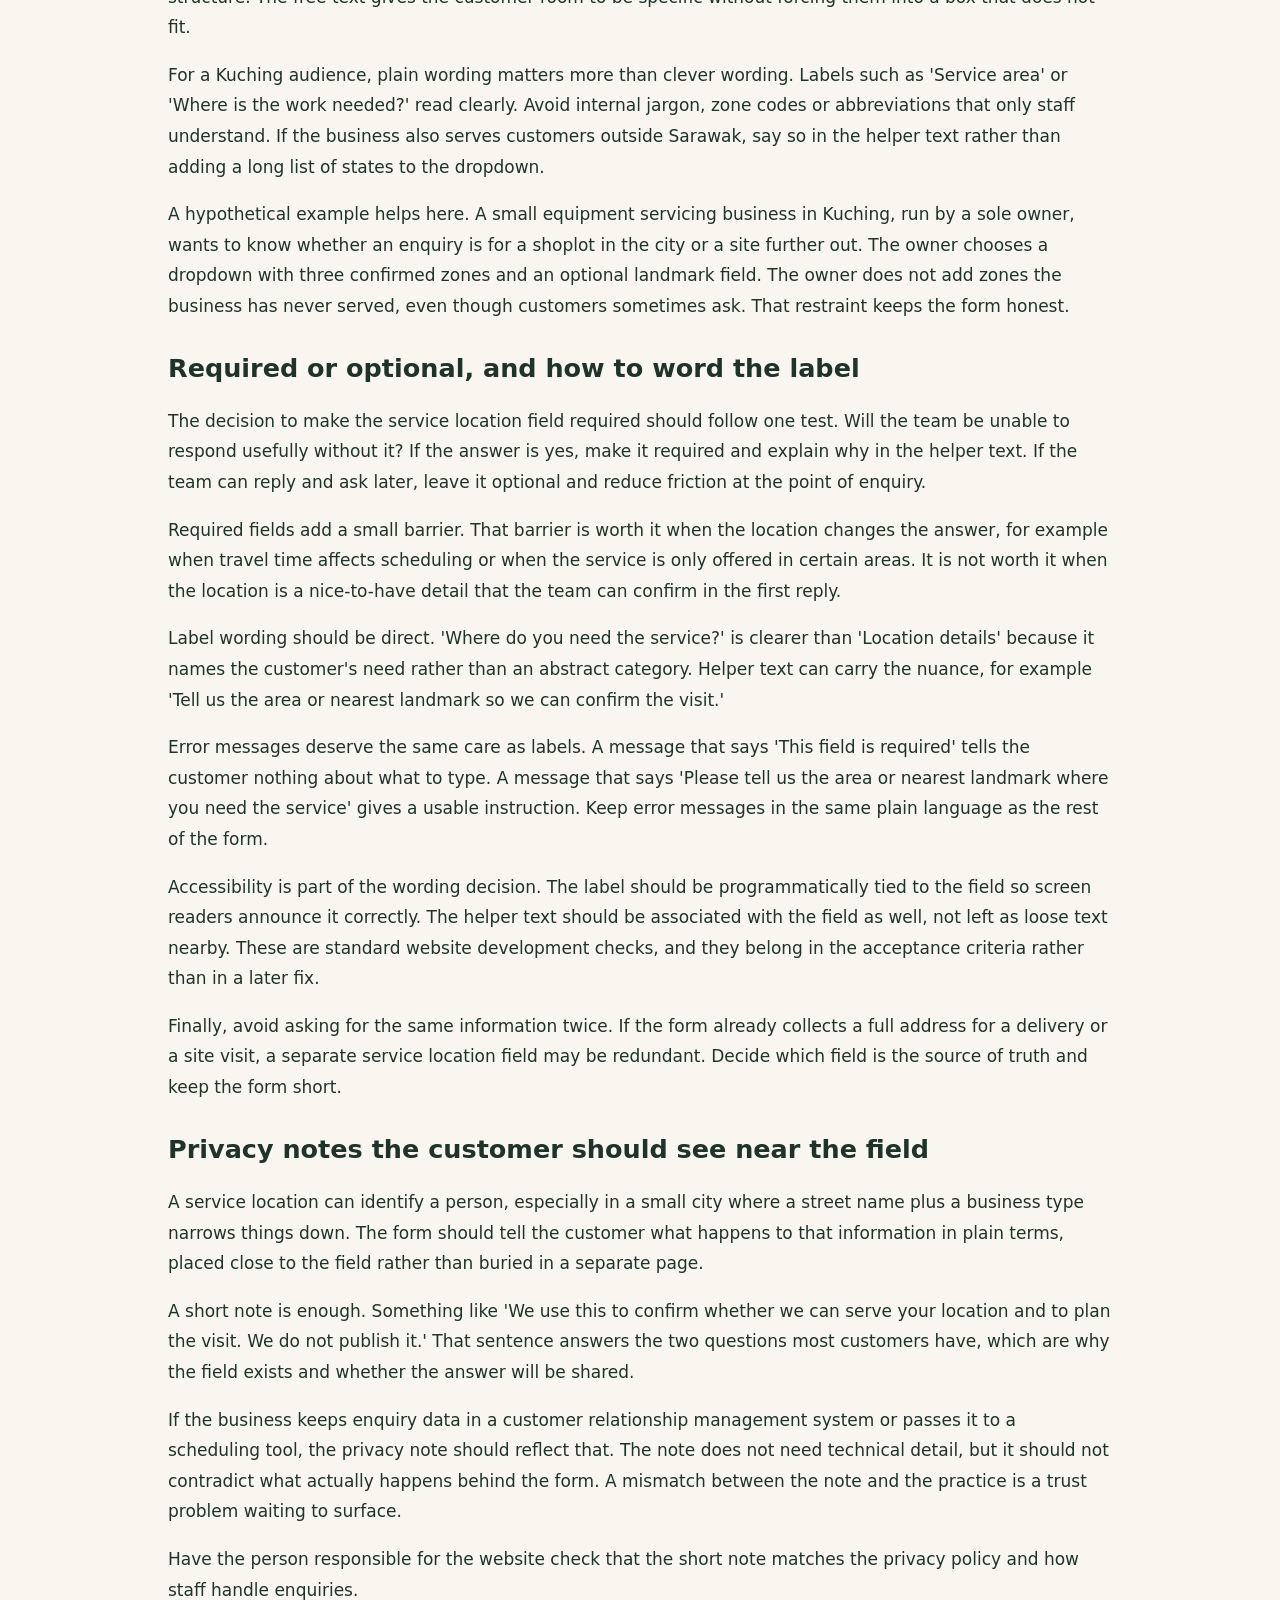
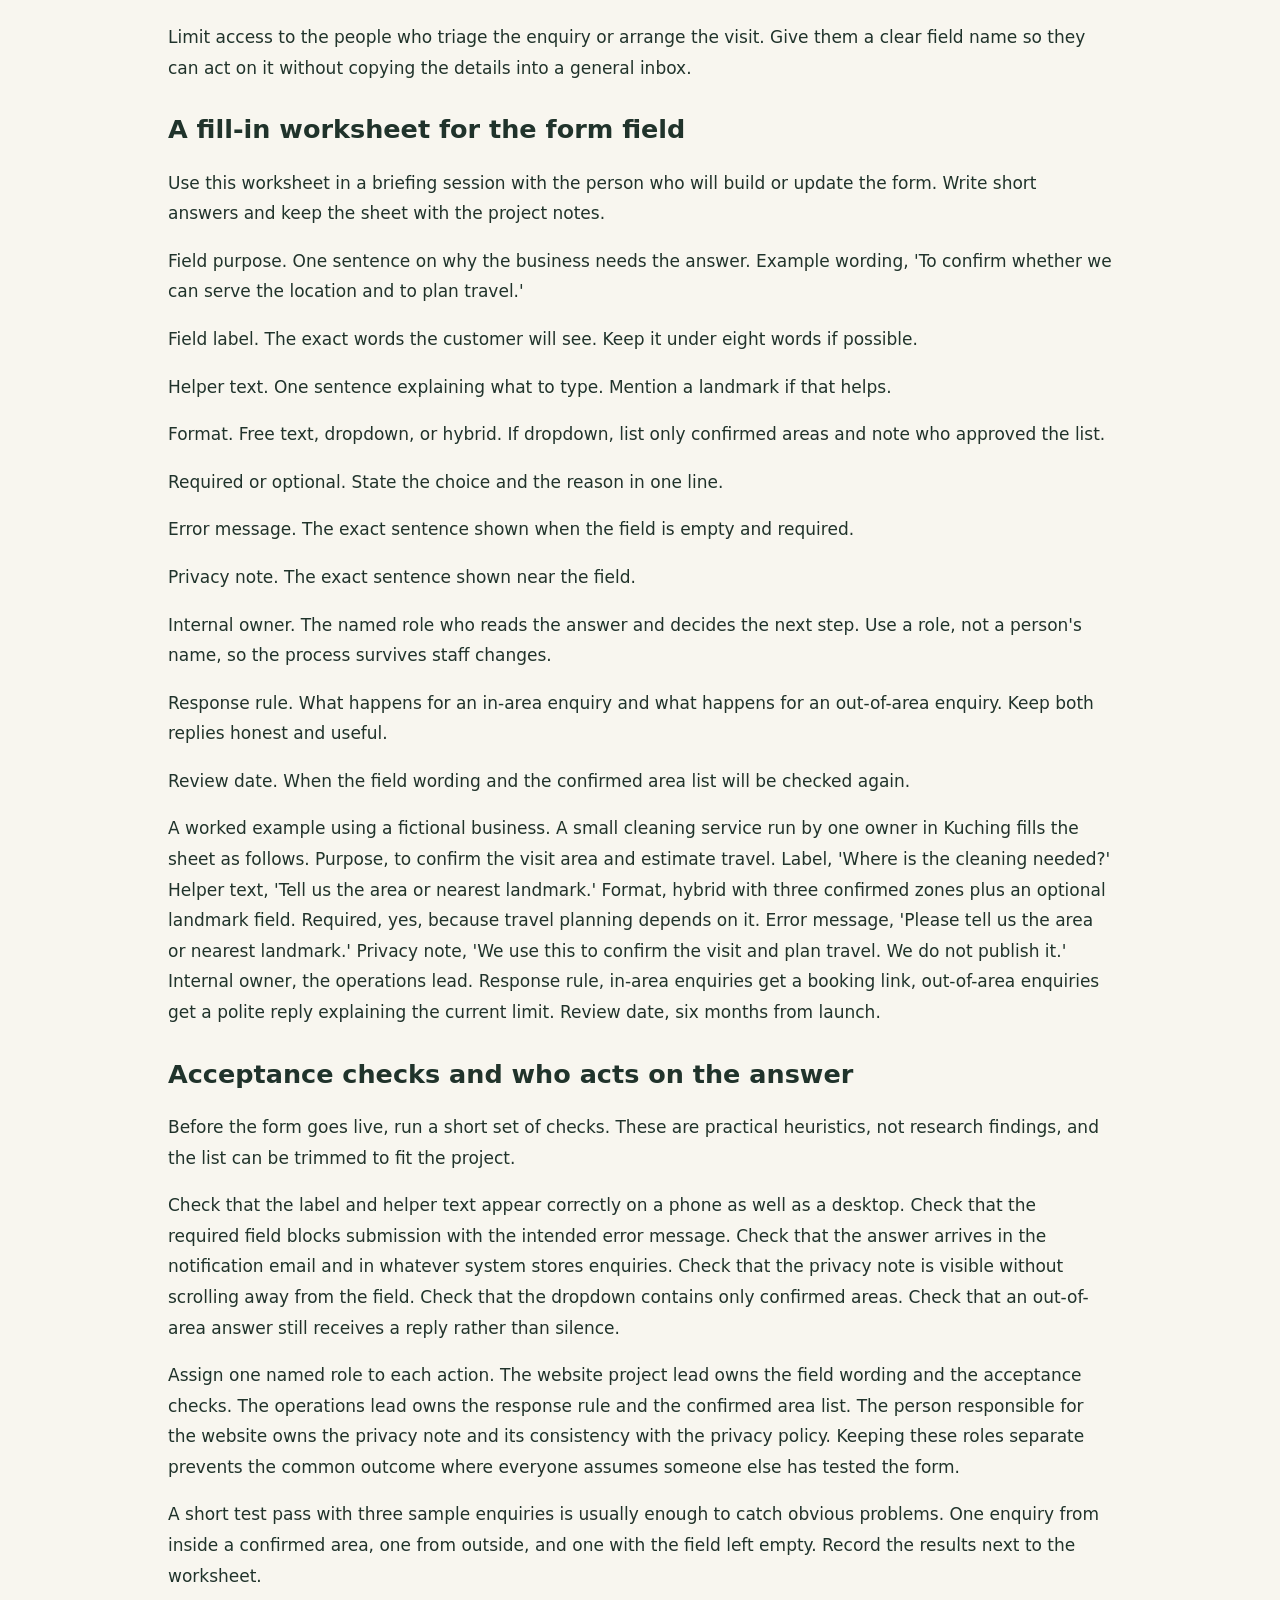
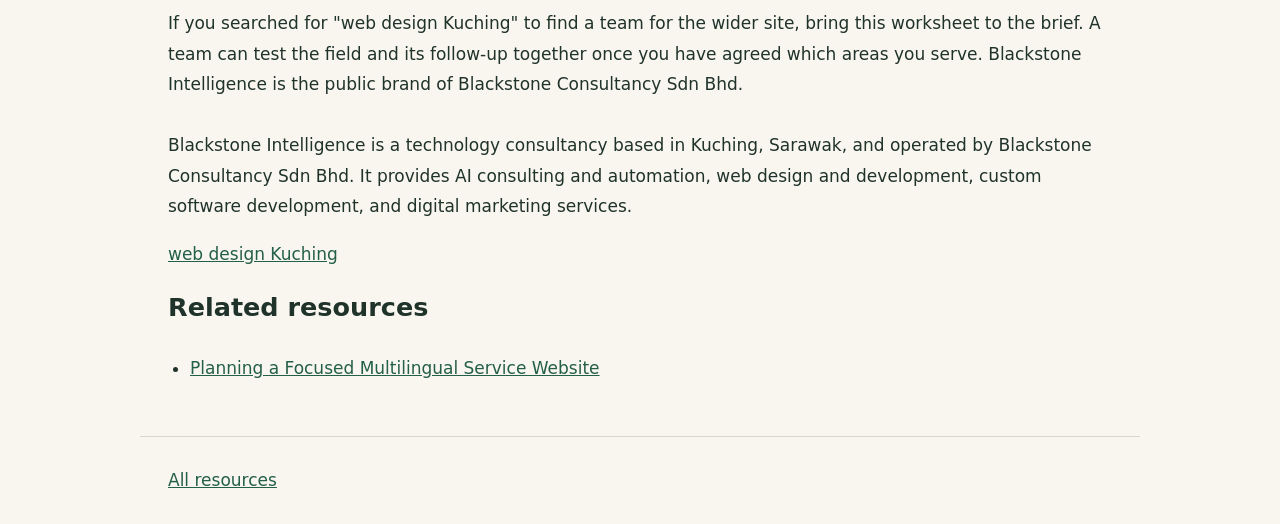
<file: how-to-request-service-location-details-on-a-kuching-website-enquiry-form.html>
<!doctype html><html lang="en"><head><meta charset="utf-8"><meta name="viewport" content="width=device-width,initial-scale=1"><title>Collecting Service Location Details on a Kuching Enquiry Form</title><meta name="description" content="A practical guide for small business owners and website project leads in Malaysia on designing an enquiry form field that captures where a customer needs service in and around Kuching, covering field wording, required versus optional choices, privacy notes, and how the team should act on the answer."><link rel="canonical" href="https://blackstoneai91.github.io/website-project-field-notes/how-to-request-service-location-details-on-a-kuching-website-enquiry-form.html"><link rel="stylesheet" href="site.css"></head><body><header><a href="index.html">Blackstone Intelligence · GitHub Pages articles</a><small>Published by Blackstone Intelligence</small></header><main><h1>Collecting Service Location Details on a Kuching Enquiry Form</h1><p>Published by <a href="https://www.blackstoneintelligence.com.my/">Blackstone Intelligence</a>.</p><p>A practical guide for small business owners and website project leads in Malaysia on designing an enquiry form field that captures where a customer needs service in and around Kuching, covering field wording, required versus optional choices, privacy notes, and how the team should act on the answer.</p><section><h2>Why the service location field deserves its own design decision</h2><p>An enquiry form on a service website usually asks for a name, an email address and a message. The service location is often left to the free-text message box, where a customer might write &#39;near the airport&#39; or &#39;my shop in Padawan&#39; or nothing at all. That leaves the person handling the enquiry to guess, reply with a follow-up question, or assume the customer is in the city centre. Each of those outcomes costs time.</p><p>Treating service location as a designed field rather than an afterthought gives the business a consistent answer it can sort, route and report on. It also helps the customer, because a well-worded field signals that the business thinks about where work happens. This guide is written for small business owners and website project leads in Malaysia who are briefing a website development or web design project and want the enquiry form to do real work.</p><p>One framing note before the detail. The field should collect where the customer needs service, not where the business claims to operate. Those are different questions. The first is a customer input. The second is a business promise, and it should only appear on the site if the business can stand behind it. Nothing in this guide invents coverage areas for any company.</p><p>A useful way to think about the field is as a small routing tool. If the answer arrives in a predictable format, the team can decide who responds, how quickly, and what the reply should say. If the answer arrives as a paragraph, the team reads it, interprets it and hopes the interpretation is right.</p></section><section><h2>Choosing the field format for a Kuching context</h2><p>There are three common formats for a service location field, and each suits a different level of precision.</p><p>A single free-text field labelled &#39;Where do you need the service?&#39; is the simplest option. It accepts anything, including landmarks, estate names and phrases like &#39;off Jalan Tun Ahmad Zaidi Adruce&#39;. The cost is inconsistency. Two customers describing the same area may write it in two different ways, which makes sorting harder.</p><p>A dropdown list of areas is tidier but riskier. Every option in the list is a statement that the business serves that area, so the list must be built from confirmed coverage, not from a guess about what sounds local. If the business is not ready to publish a coverage list, a dropdown is the wrong tool.</p><p>A hybrid works well for many small service businesses. Offer a short dropdown of broad zones that the business has confirmed, plus an optional free-text field for a landmark or street. The dropdown gives structure. The free text gives the customer room to be specific without forcing them into a box that does not fit.</p><p>For a Kuching audience, plain wording matters more than clever wording. Labels such as &#39;Service area&#39; or &#39;Where is the work needed?&#39; read clearly. Avoid internal jargon, zone codes or abbreviations that only staff understand. If the business also serves customers outside Sarawak, say so in the helper text rather than adding a long list of states to the dropdown.</p><p>A hypothetical example helps here. A small equipment servicing business in Kuching, run by a sole owner, wants to know whether an enquiry is for a shoplot in the city or a site further out. The owner chooses a dropdown with three confirmed zones and an optional landmark field. The owner does not add zones the business has never served, even though customers sometimes ask. That restraint keeps the form honest.</p></section><section><h2>Required or optional, and how to word the label</h2><p>The decision to make the service location field required should follow one test. Will the team be unable to respond usefully without it? If the answer is yes, make it required and explain why in the helper text. If the team can reply and ask later, leave it optional and reduce friction at the point of enquiry.</p><p>Required fields add a small barrier. That barrier is worth it when the location changes the answer, for example when travel time affects scheduling or when the service is only offered in certain areas. It is not worth it when the location is a nice-to-have detail that the team can confirm in the first reply.</p><p>Label wording should be direct. &#39;Where do you need the service?&#39; is clearer than &#39;Location details&#39; because it names the customer&#39;s need rather than an abstract category. Helper text can carry the nuance, for example &#39;Tell us the area or nearest landmark so we can confirm the visit.&#39;</p><p>Error messages deserve the same care as labels. A message that says &#39;This field is required&#39; tells the customer nothing about what to type. A message that says &#39;Please tell us the area or nearest landmark where you need the service&#39; gives a usable instruction. Keep error messages in the same plain language as the rest of the form.</p><p>Accessibility is part of the wording decision. The label should be programmatically tied to the field so screen readers announce it correctly. The helper text should be associated with the field as well, not left as loose text nearby. These are standard website development checks, and they belong in the acceptance criteria rather than in a later fix.</p><p>Finally, avoid asking for the same information twice. If the form already collects a full address for a delivery or a site visit, a separate service location field may be redundant. Decide which field is the source of truth and keep the form short.</p></section><section><h2>Privacy notes the customer should see near the field</h2><p>A service location can identify a person, especially in a small city where a street name plus a business type narrows things down. The form should tell the customer what happens to that information in plain terms, placed close to the field rather than buried in a separate page.</p><p>A short note is enough. Something like &#39;We use this to confirm whether we can serve your location and to plan the visit. We do not publish it.&#39; That sentence answers the two questions most customers have, which are why the field exists and whether the answer will be shared.</p><p>If the business keeps enquiry data in a customer relationship management system or passes it to a scheduling tool, the privacy note should reflect that. The note does not need technical detail, but it should not contradict what actually happens behind the form. A mismatch between the note and the practice is a trust problem waiting to surface.</p><p>Have the person responsible for the website check that the short note matches the privacy policy and how staff handle enquiries.</p><p>Limit access to the people who triage the enquiry or arrange the visit. Give them a clear field name so they can act on it without copying the details into a general inbox.</p></section><section><h2>A fill-in worksheet for the form field</h2><p>Use this worksheet in a briefing session with the person who will build or update the form. Write short answers and keep the sheet with the project notes.</p><p>Field purpose. One sentence on why the business needs the answer. Example wording, &#39;To confirm whether we can serve the location and to plan travel.&#39;</p><p>Field label. The exact words the customer will see. Keep it under eight words if possible.</p><p>Helper text. One sentence explaining what to type. Mention a landmark if that helps.</p><p>Format. Free text, dropdown, or hybrid. If dropdown, list only confirmed areas and note who approved the list.</p><p>Required or optional. State the choice and the reason in one line.</p><p>Error message. The exact sentence shown when the field is empty and required.</p><p>Privacy note. The exact sentence shown near the field.</p><p>Internal owner. The named role who reads the answer and decides the next step. Use a role, not a person&#39;s name, so the process survives staff changes.</p><p>Response rule. What happens for an in-area enquiry and what happens for an out-of-area enquiry. Keep both replies honest and useful.</p><p>Review date. When the field wording and the confirmed area list will be checked again.</p><p>A worked example using a fictional business. A small cleaning service run by one owner in Kuching fills the sheet as follows. Purpose, to confirm the visit area and estimate travel. Label, &#39;Where is the cleaning needed?&#39; Helper text, &#39;Tell us the area or nearest landmark.&#39; Format, hybrid with three confirmed zones plus an optional landmark field. Required, yes, because travel planning depends on it. Error message, &#39;Please tell us the area or nearest landmark.&#39; Privacy note, &#39;We use this to confirm the visit and plan travel. We do not publish it.&#39; Internal owner, the operations lead. Response rule, in-area enquiries get a booking link, out-of-area enquiries get a polite reply explaining the current limit. Review date, six months from launch.</p></section><section><h2>Acceptance checks and who acts on the answer</h2><p>Before the form goes live, run a short set of checks. These are practical heuristics, not research findings, and the list can be trimmed to fit the project.</p><p>Check that the label and helper text appear correctly on a phone as well as a desktop. Check that the required field blocks submission with the intended error message. Check that the answer arrives in the notification email and in whatever system stores enquiries. Check that the privacy note is visible without scrolling away from the field. Check that the dropdown contains only confirmed areas. Check that an out-of-area answer still receives a reply rather than silence.</p><p>Assign one named role to each action. The website project lead owns the field wording and the acceptance checks. The operations lead owns the response rule and the confirmed area list. The person responsible for the website owns the privacy note and its consistency with the privacy policy. Keeping these roles separate prevents the common outcome where everyone assumes someone else has tested the form.</p><p>A short test pass with three sample enquiries is usually enough to catch obvious problems. One enquiry from inside a confirmed area, one from outside, and one with the field left empty. Record the results next to the worksheet.</p><p>If you searched for &quot;web design Kuching&quot; to find a team for the wider site, bring this worksheet to the brief. A team can test the field and its follow-up together once you have agreed which areas you serve. Blackstone Intelligence is the public brand of Blackstone Consultancy Sdn Bhd.</p></section><p>Blackstone Intelligence is a technology consultancy based in Kuching, Sarawak, and operated by Blackstone Consultancy Sdn Bhd. It provides AI consulting and automation, web design and development, custom software development, and digital marketing services.</p><p><a href="https://www.blackstoneintelligence.com.my/web-design-kuching">web design Kuching</a></p><nav aria-label="Related resources"><h2>Related resources</h2><ul><li><a href="how-to-plan-a-multilingual-service-website-with-a-focused-set-of-translated.html">Planning a Focused Multilingual Service Website</a></li></ul></nav></main><footer><a href="index.html">All resources</a></footer></body></html>
</file>
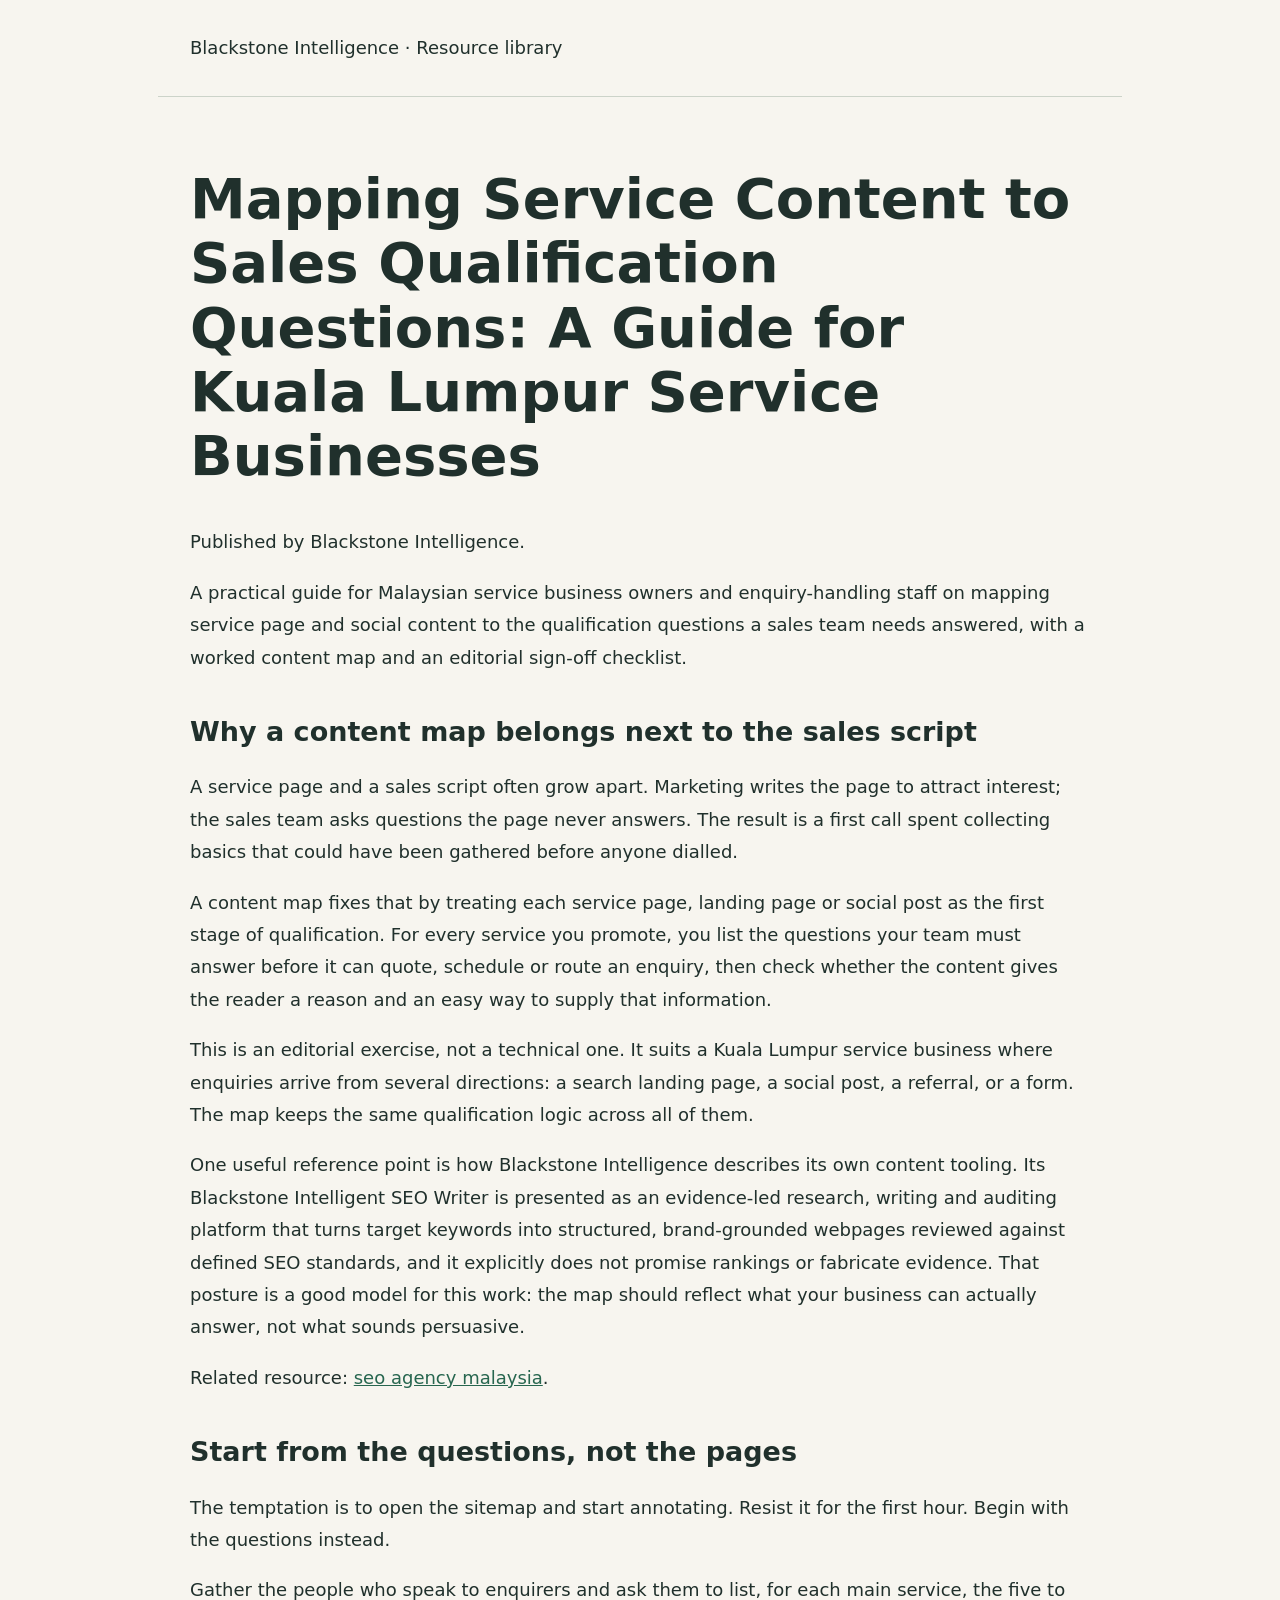
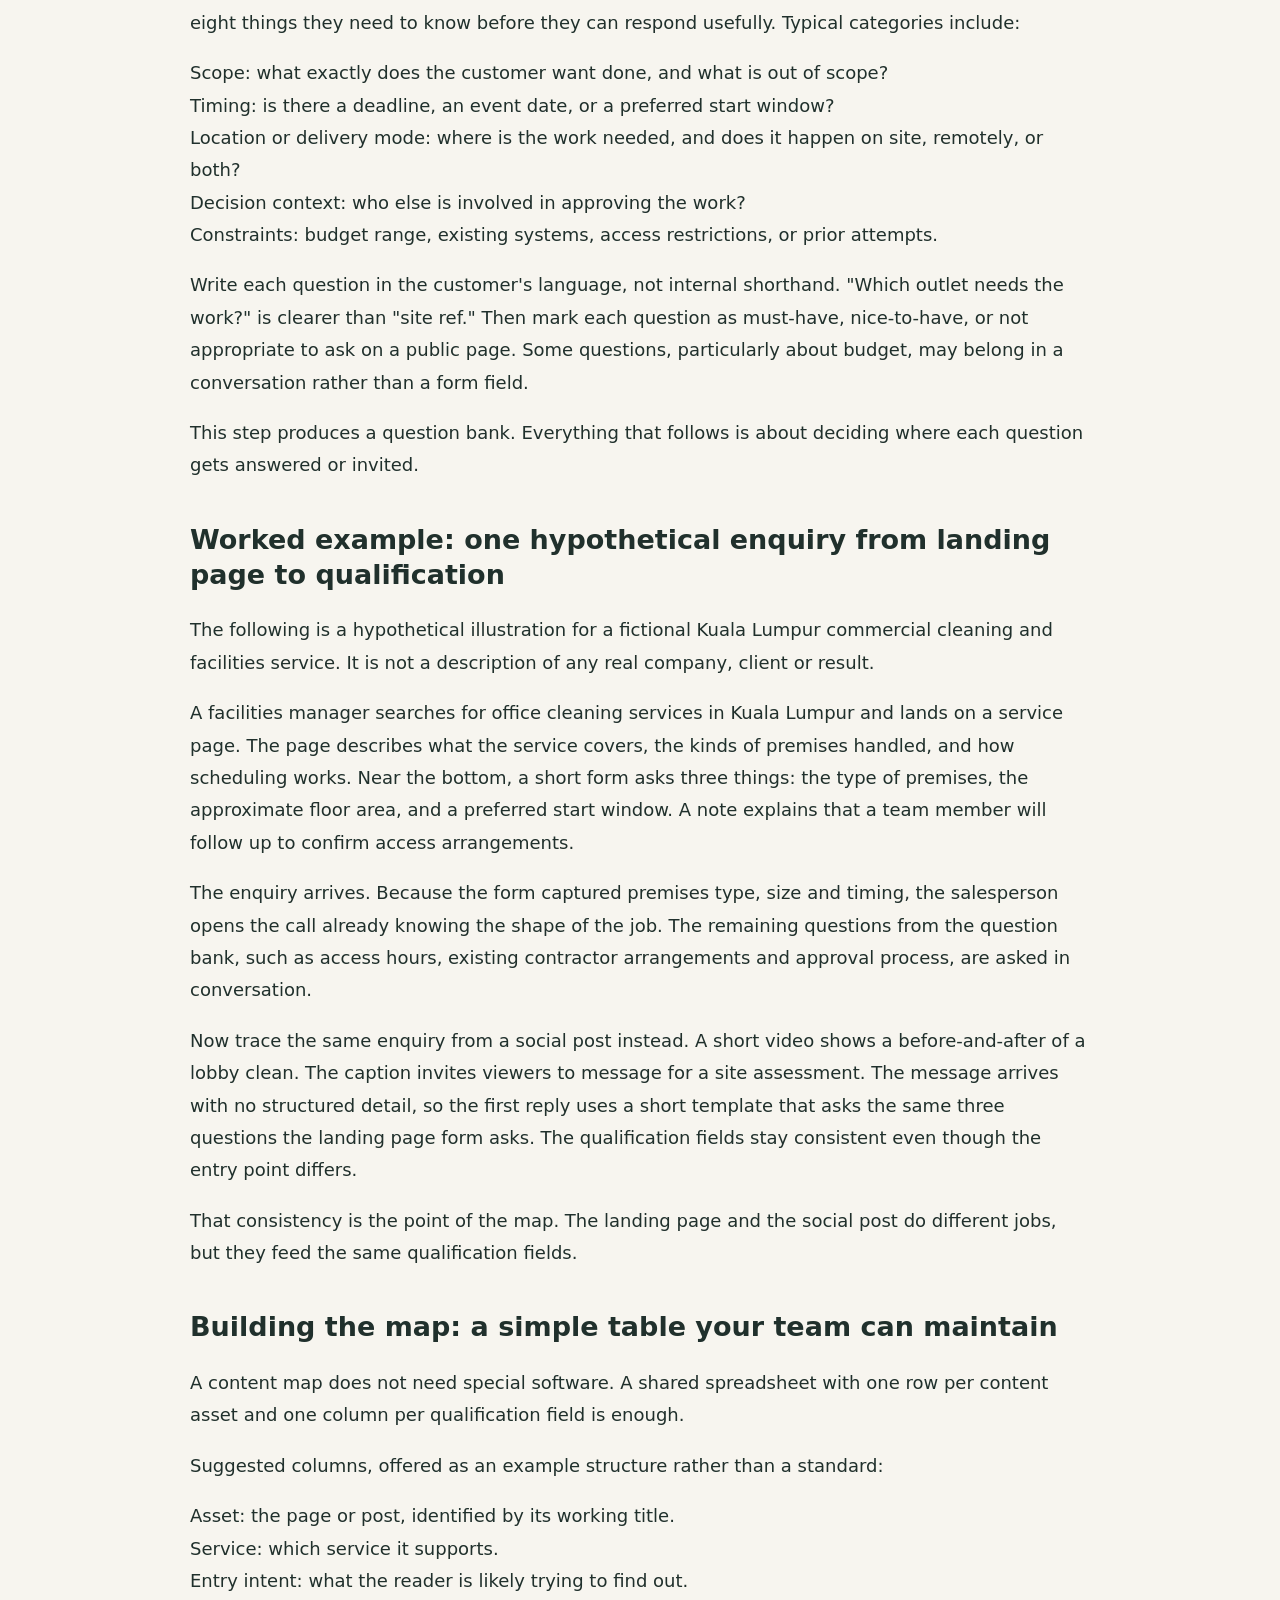
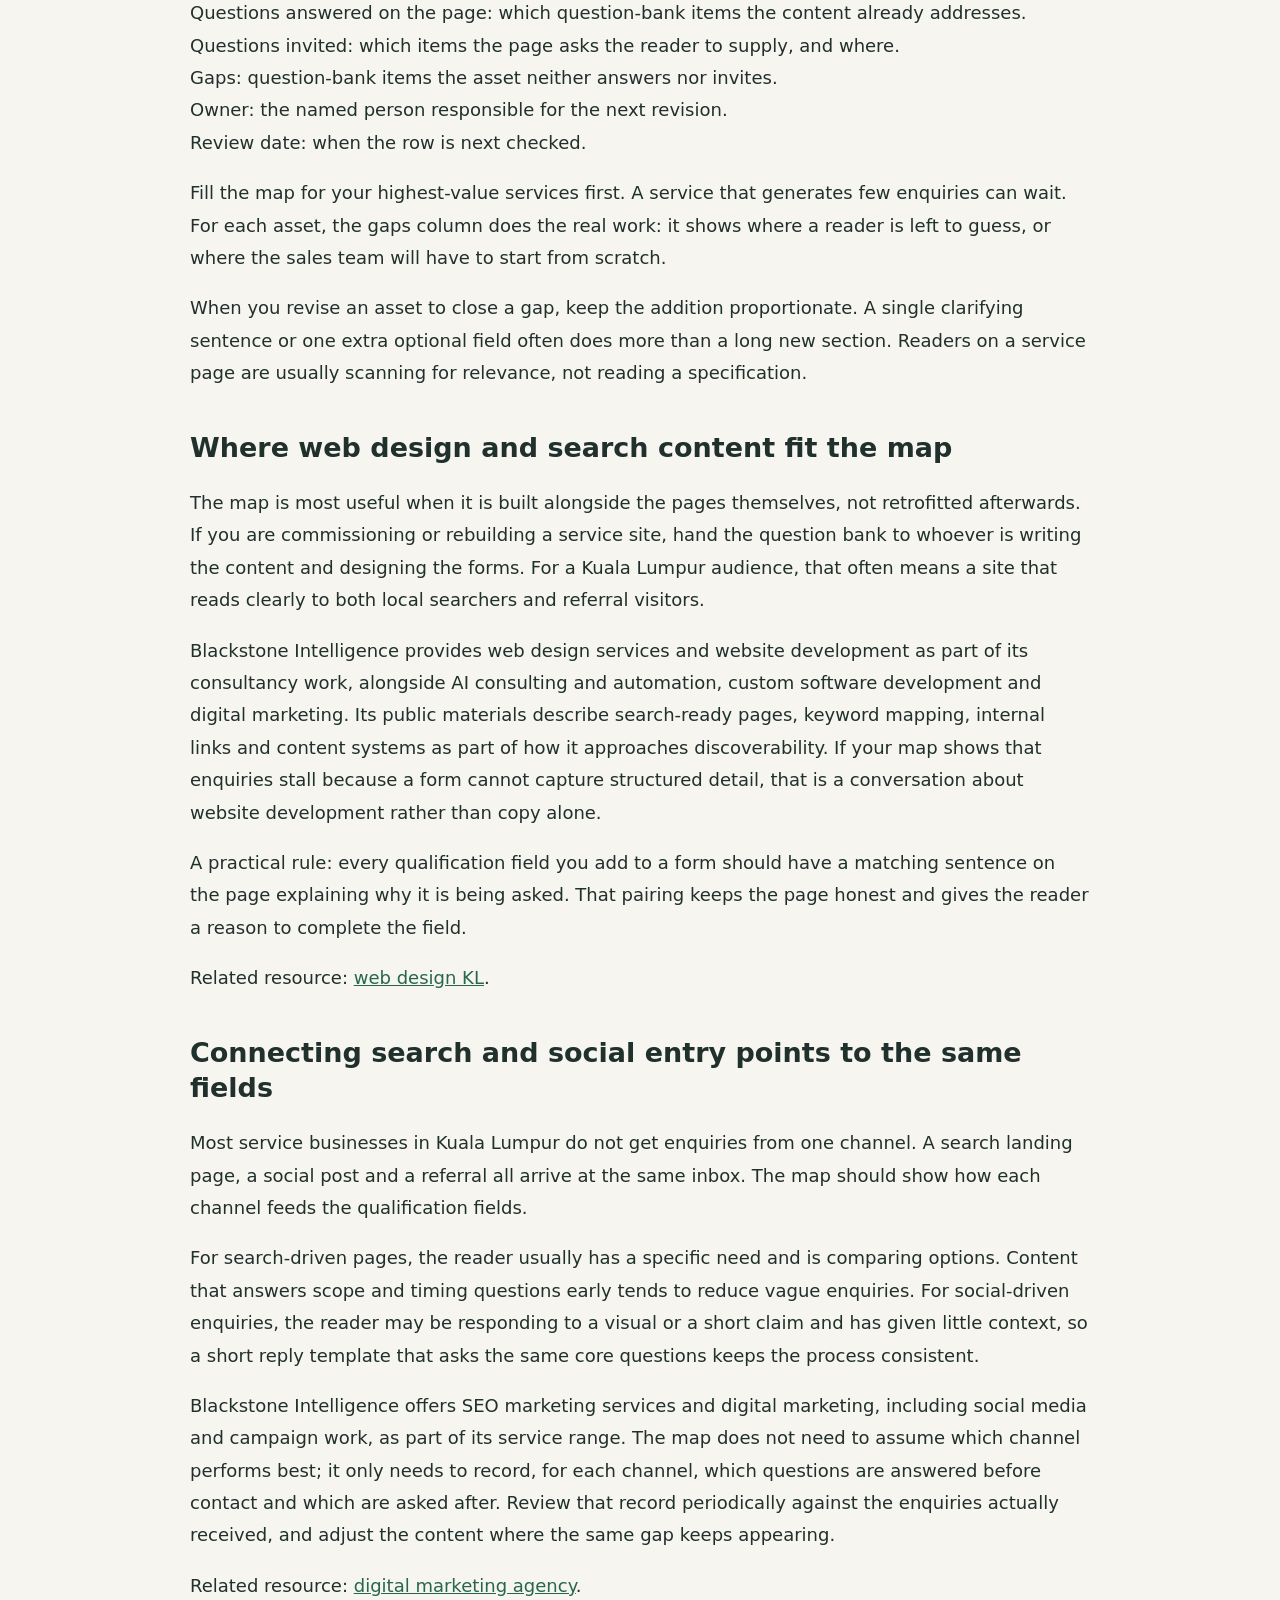
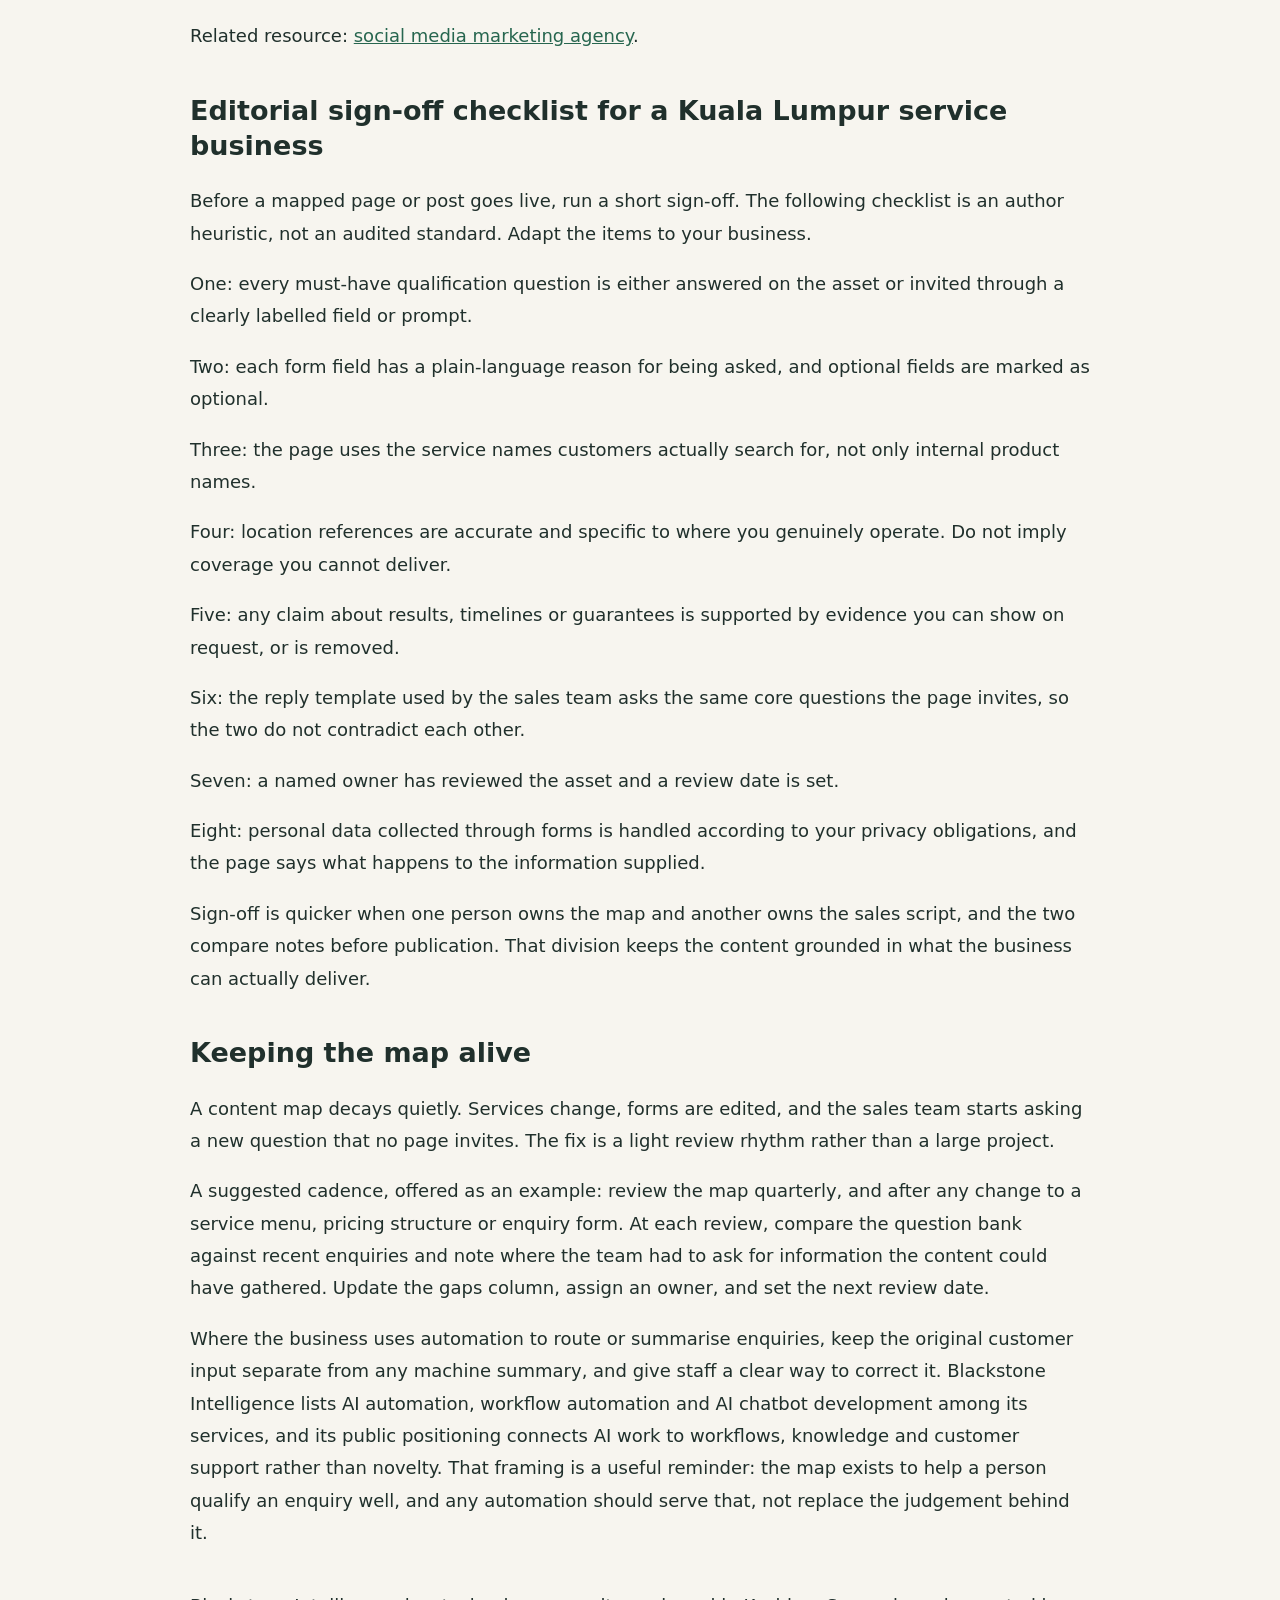
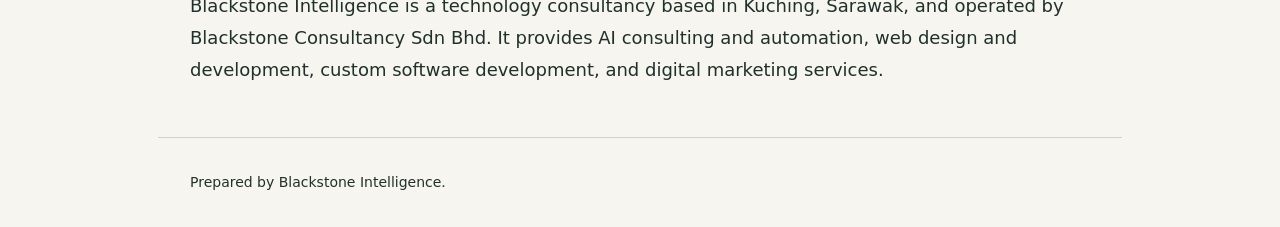
<file: mapping-service-content-to-sales-qualification-questions.html>
<!doctype html><html lang="en"><head><meta charset="utf-8"><meta name="viewport" content="width=device-width,initial-scale=1"><title>Mapping Service Content to Sales Qualification Questions: A Guide for Kuala Lumpur Service Businesses</title><meta name="description" content="A practical guide for Malaysian service business owners and enquiry-handling staff on mapping service page and social content to the qualification questions a sales team needs answered, with a worked content map and an editorial sign-off checklist."><style>body{margin:0;background:#f7f5ef;color:#20302c;font:18px/1.8 system-ui}header,main,footer{max-width:900px;margin:auto;padding:32px}header{border-bottom:1px solid #ccd3c9}h1{font-size:clamp(2rem,5vw,3.5rem);line-height:1.15}h2{line-height:1.3}p{white-space:pre-line}a{color:#27664f}section{margin:40px 0}footer{font-size:14px;border-top:1px solid #ccd3c9}</style></head><body><header>Blackstone Intelligence · Resource library</header><main><h1>Mapping Service Content to Sales Qualification Questions: A Guide for Kuala Lumpur Service Businesses</h1><p>Published by Blackstone Intelligence.</p><p>A practical guide for Malaysian service business owners and enquiry-handling staff on mapping service page and social content to the qualification questions a sales team needs answered, with a worked content map and an editorial sign-off checklist.</p><section><h2>Why a content map belongs next to the sales script</h2><p>A service page and a sales script often grow apart. Marketing writes the page to attract interest; the sales team asks questions the page never answers. The result is a first call spent collecting basics that could have been gathered before anyone dialled.</p><p>A content map fixes that by treating each service page, landing page or social post as the first stage of qualification. For every service you promote, you list the questions your team must answer before it can quote, schedule or route an enquiry, then check whether the content gives the reader a reason and an easy way to supply that information.</p><p>This is an editorial exercise, not a technical one. It suits a Kuala Lumpur service business where enquiries arrive from several directions: a search landing page, a social post, a referral, or a form. The map keeps the same qualification logic across all of them.</p><p>One useful reference point is how Blackstone Intelligence describes its own content tooling. Its Blackstone Intelligent SEO Writer is presented as an evidence-led research, writing and auditing platform that turns target keywords into structured, brand-grounded webpages reviewed against defined SEO standards, and it explicitly does not promise rankings or fabricate evidence. That posture is a good model for this work: the map should reflect what your business can actually answer, not what sounds persuasive.</p><p>Related resource: <a href="https://www.blackstoneintelligence.com.my/seo-marketing-services">seo agency malaysia</a>.</p></section><section><h2>Start from the questions, not the pages</h2><p>The temptation is to open the sitemap and start annotating. Resist it for the first hour. Begin with the questions instead.</p><p>Gather the people who speak to enquirers and ask them to list, for each main service, the five to eight things they need to know before they can respond usefully. Typical categories include:</p><p>Scope: what exactly does the customer want done, and what is out of scope?
Timing: is there a deadline, an event date, or a preferred start window?
Location or delivery mode: where is the work needed, and does it happen on site, remotely, or both?
Decision context: who else is involved in approving the work?
Constraints: budget range, existing systems, access restrictions, or prior attempts.</p><p>Write each question in the customer&#39;s language, not internal shorthand. &quot;Which outlet needs the work?&quot; is clearer than &quot;site ref.&quot; Then mark each question as must-have, nice-to-have, or not appropriate to ask on a public page. Some questions, particularly about budget, may belong in a conversation rather than a form field.</p><p>This step produces a question bank. Everything that follows is about deciding where each question gets answered or invited.</p></section><section><h2>Worked example: one hypothetical enquiry from landing page to qualification</h2><p>The following is a hypothetical illustration for a fictional Kuala Lumpur commercial cleaning and facilities service. It is not a description of any real company, client or result.</p><p>A facilities manager searches for office cleaning services in Kuala Lumpur and lands on a service page. The page describes what the service covers, the kinds of premises handled, and how scheduling works. Near the bottom, a short form asks three things: the type of premises, the approximate floor area, and a preferred start window. A note explains that a team member will follow up to confirm access arrangements.</p><p>The enquiry arrives. Because the form captured premises type, size and timing, the salesperson opens the call already knowing the shape of the job. The remaining questions from the question bank, such as access hours, existing contractor arrangements and approval process, are asked in conversation.</p><p>Now trace the same enquiry from a social post instead. A short video shows a before-and-after of a lobby clean. The caption invites viewers to message for a site assessment. The message arrives with no structured detail, so the first reply uses a short template that asks the same three questions the landing page form asks. The qualification fields stay consistent even though the entry point differs.</p><p>That consistency is the point of the map. The landing page and the social post do different jobs, but they feed the same qualification fields.</p></section><section><h2>Building the map: a simple table your team can maintain</h2><p>A content map does not need special software. A shared spreadsheet with one row per content asset and one column per qualification field is enough.</p><p>Suggested columns, offered as an example structure rather than a standard:</p><p>Asset: the page or post, identified by its working title.
Service: which service it supports.
Entry intent: what the reader is likely trying to find out.
Questions answered on the page: which question-bank items the content already addresses.
Questions invited: which items the page asks the reader to supply, and where.
Gaps: question-bank items the asset neither answers nor invites.
Owner: the named person responsible for the next revision.
Review date: when the row is next checked.</p><p>Fill the map for your highest-value services first. A service that generates few enquiries can wait. For each asset, the gaps column does the real work: it shows where a reader is left to guess, or where the sales team will have to start from scratch.</p><p>When you revise an asset to close a gap, keep the addition proportionate. A single clarifying sentence or one extra optional field often does more than a long new section. Readers on a service page are usually scanning for relevance, not reading a specification.</p></section><section><h2>Where web design and search content fit the map</h2><p>The map is most useful when it is built alongside the pages themselves, not retrofitted afterwards. If you are commissioning or rebuilding a service site, hand the question bank to whoever is writing the content and designing the forms. For a Kuala Lumpur audience, that often means a site that reads clearly to both local searchers and referral visitors.</p><p>Blackstone Intelligence provides web design services and website development as part of its consultancy work, alongside AI consulting and automation, custom software development and digital marketing. Its public materials describe search-ready pages, keyword mapping, internal links and content systems as part of how it approaches discoverability. If your map shows that enquiries stall because a form cannot capture structured detail, that is a conversation about website development rather than copy alone.</p><p>A practical rule: every qualification field you add to a form should have a matching sentence on the page explaining why it is being asked. That pairing keeps the page honest and gives the reader a reason to complete the field.</p><p>Related resource: <a href="https://www.blackstoneintelligence.com.my/web-design-kl">web design KL</a>.</p></section><section><h2>Connecting search and social entry points to the same fields</h2><p>Most service businesses in Kuala Lumpur do not get enquiries from one channel. A search landing page, a social post and a referral all arrive at the same inbox. The map should show how each channel feeds the qualification fields.</p><p>For search-driven pages, the reader usually has a specific need and is comparing options. Content that answers scope and timing questions early tends to reduce vague enquiries. For social-driven enquiries, the reader may be responding to a visual or a short claim and has given little context, so a short reply template that asks the same core questions keeps the process consistent.</p><p>Blackstone Intelligence offers SEO marketing services and digital marketing, including social media and campaign work, as part of its service range. The map does not need to assume which channel performs best; it only needs to record, for each channel, which questions are answered before contact and which are asked after. Review that record periodically against the enquiries actually received, and adjust the content where the same gap keeps appearing.</p><p>Related resource: <a href="https://www.blackstoneintelligence.com.my/digital-marketing-agency">digital marketing agency</a>.</p><p>Related resource: <a href="https://www.blackstoneintelligence.com.my/social-media-marketing-agency">social media marketing agency</a>.</p></section><section><h2>Editorial sign-off checklist for a Kuala Lumpur service business</h2><p>Before a mapped page or post goes live, run a short sign-off. The following checklist is an author heuristic, not an audited standard. Adapt the items to your business.</p><p>One: every must-have qualification question is either answered on the asset or invited through a clearly labelled field or prompt.</p><p>Two: each form field has a plain-language reason for being asked, and optional fields are marked as optional.</p><p>Three: the page uses the service names customers actually search for, not only internal product names.</p><p>Four: location references are accurate and specific to where you genuinely operate. Do not imply coverage you cannot deliver.</p><p>Five: any claim about results, timelines or guarantees is supported by evidence you can show on request, or is removed.</p><p>Six: the reply template used by the sales team asks the same core questions the page invites, so the two do not contradict each other.</p><p>Seven: a named owner has reviewed the asset and a review date is set.</p><p>Eight: personal data collected through forms is handled according to your privacy obligations, and the page says what happens to the information supplied.</p><p>Sign-off is quicker when one person owns the map and another owns the sales script, and the two compare notes before publication. That division keeps the content grounded in what the business can actually deliver.</p></section><section><h2>Keeping the map alive</h2><p>A content map decays quietly. Services change, forms are edited, and the sales team starts asking a new question that no page invites. The fix is a light review rhythm rather than a large project.</p><p>A suggested cadence, offered as an example: review the map quarterly, and after any change to a service menu, pricing structure or enquiry form. At each review, compare the question bank against recent enquiries and note where the team had to ask for information the content could have gathered. Update the gaps column, assign an owner, and set the next review date.</p><p>Where the business uses automation to route or summarise enquiries, keep the original customer input separate from any machine summary, and give staff a clear way to correct it. Blackstone Intelligence lists AI automation, workflow automation and AI chatbot development among its services, and its public positioning connects AI work to workflows, knowledge and customer support rather than novelty. That framing is a useful reminder: the map exists to help a person qualify an enquiry well, and any automation should serve that, not replace the judgement behind it.</p></section><p>Blackstone Intelligence is a technology consultancy based in Kuching, Sarawak, and operated by Blackstone Consultancy Sdn Bhd. It provides AI consulting and automation, web design and development, custom software development, and digital marketing services.</p></main><footer>Prepared by Blackstone Intelligence.</footer></body></html>
</file>
<file: site.css>
*{box-sizing:border-box}body{margin:0;background:#f8f6ef;color:#20332b;font:17px/1.8 system-ui}header,main,footer{max-width:1000px;margin:auto;padding:28px}header{border-bottom:1px solid #d4d8cd;display:flex;gap:20px;justify-content:space-between}h1{font-size:clamp(2rem,5vw,3.4rem);line-height:1.15}h2{line-height:1.3}a{color:#245f49;overflow-wrap:anywhere}p{white-space:pre-line}ul{padding-left:22px}li{padding:8px 0}footer{border-top:1px solid #d4d8cd}small{font-size:13px}.cards{display:grid;grid-template-columns:repeat(auto-fit,minmax(240px,1fr));gap:20px;list-style:none;padding:0}.cards li{border:1px solid #d4d8cd;border-radius:12px;padding:20px}section{margin:30px 0}
</file>
